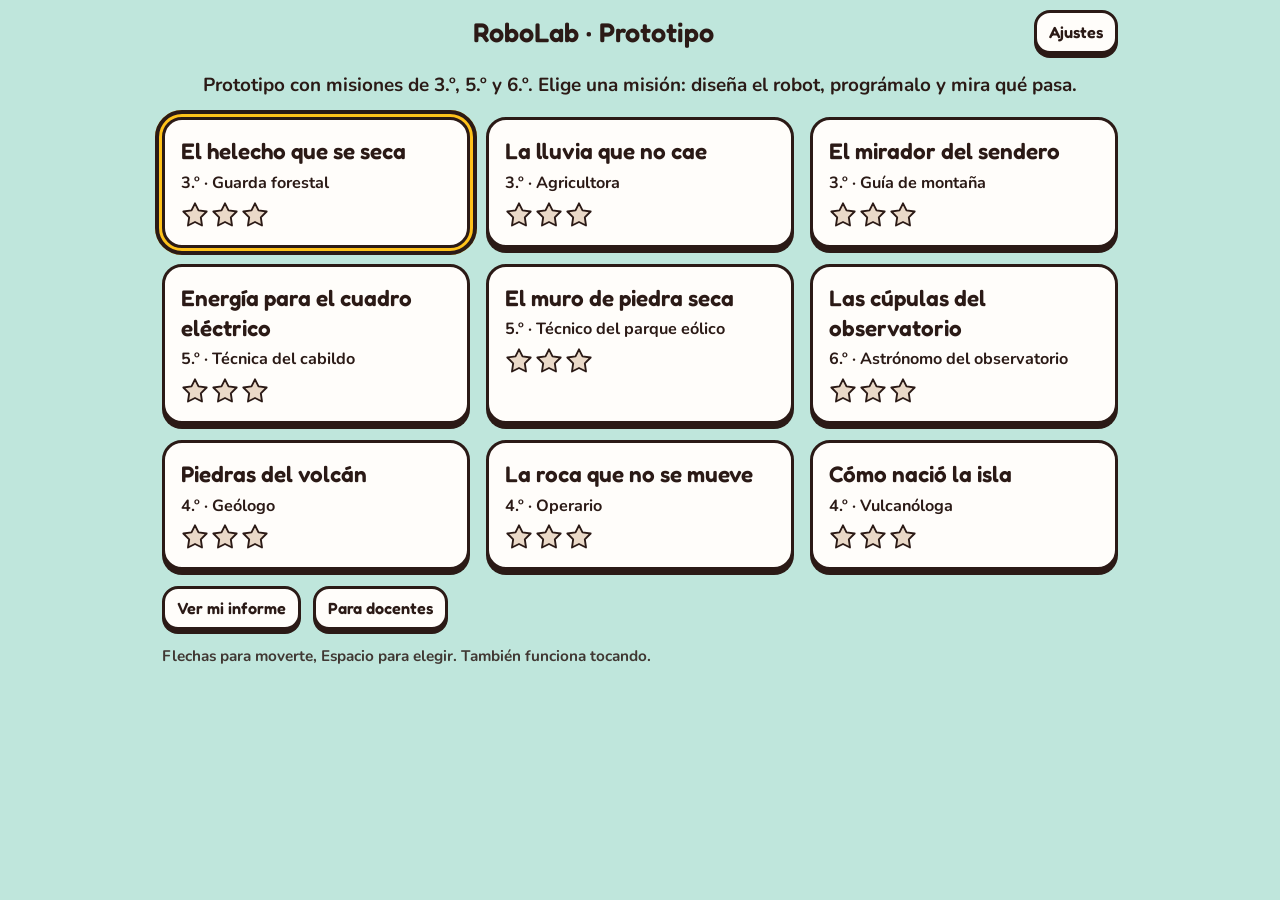
<file: index.html>
<!DOCTYPE html>
<html lang="es">
<head>
<meta charset="utf-8">
<meta name="viewport" content="width=device-width,initial-scale=1">
<title>RoboLab · El Monteverde (prototipo)</title>
<style>
@font-face{font-family:Fredoka;font-weight:600;font-display:swap;src:url([data-uri]) format('woff2')}
@font-face{font-family:Nunito;font-weight:700;font-display:swap;src:url([data-uri]) format('woff2')}
:root{--ink:#2B1A16;--bg:#BFE6DC;--paper:#FFFDFA;--amarillo:#FFC21A;--coral:#FF6A4D;--mar:#1F86C8;--monte:#2E9D68;--lava:#D8392B;--r:16px;--fs:18px}
*{box-sizing:border-box}
html{font-size:var(--fs)}
body{margin:0;background:var(--bg);color:var(--ink);font-family:Nunito,system-ui,sans-serif;font-weight:700;line-height:1.35;min-height:100vh}
body.grande{--fs:22px}
h1,h2,.btn,.t,.rep,.g{font-family:Fredoka,Nunito,sans-serif;font-weight:600}
h1{font-size:1.5rem;margin:0;flex:1;text-align:center}
h2{font-size:1.1rem;margin:.4rem 0}
#app{max-width:980px;margin:0 auto;padding:10px 12px 40px}
.top{display:flex;align-items:center;gap:10px;margin-bottom:8px}
.btn{font-size:1rem;min-height:48px;min-width:48px;padding:8px 18px;border:3px solid var(--ink);border-radius:var(--r);background:var(--paper);color:var(--ink);box-shadow:0 4px 0 var(--ink);cursor:pointer;transition:transform .12s,box-shadow .12s,background .12s}
.btn:hover:not(:disabled){transform:translateY(-2px);box-shadow:0 6px 0 var(--ink)}
.btn:active:not(:disabled){transform:translateY(3px);box-shadow:0 1px 0 var(--ink)}
.btn:disabled{opacity:.45;cursor:not-allowed;box-shadow:0 2px 0 var(--ink)}
.btn.gr{background:var(--amarillo)}
.btn.peq{min-height:44px;padding:6px 12px;font-size:.9rem}
.btn[aria-pressed=true]{background:var(--monte);color:#fff}
:focus-visible{outline:4px solid var(--mar);outline-offset:3px}
.btn:focus-visible,.hot:focus-visible,.card:focus-visible,.barra:focus-visible{outline:4px solid var(--ink);outline-offset:3px;box-shadow:0 0 0 7px var(--amarillo)}
.lead{text-align:center;font-size:1.05rem}
.cards{display:grid;grid-template-columns:repeat(auto-fit,minmax(230px,1fr));gap:16px;margin:16px 0}
.card{display:flex;flex-direction:column;gap:6px;align-items:flex-start;text-align:left;padding:16px;border:3px solid var(--ink);border-radius:20px;background:var(--paper);box-shadow:0 5px 0 var(--ink);cursor:pointer;font:inherit;color:inherit;min-height:120px}
.card .t{font-size:1.25rem}.card .q{font-size:.9rem;text-transform:none}
.estrellas{display:inline-flex;gap:2px}.est{width:28px;height:28px;fill:#EAD9C8;stroke:var(--ink);stroke-width:1.6;stroke-linejoin:round}.est.on{fill:var(--amarillo)}
.nota{font-size:.85rem;opacity:.85}
.escena{position:relative;border:3px solid var(--ink);border-radius:20px;overflow:hidden;background:#BFE6DC;box-shadow:0 5px 0 var(--ink)}
.escena svg{display:block;width:100%;height:auto}
.hot{position:absolute;transform:translate(-50%,-50%);width:52px;height:52px;border-radius:50%;border:3px solid var(--ink);background:var(--amarillo);font:600 1.3rem Fredoka,sans-serif;color:var(--ink);cursor:pointer;animation:lat 1.8s ease-in-out infinite}
.hot.ok{background:var(--monte);color:#fff;animation:none}
@keyframes lat{50%{transform:translate(-50%,-50%) scale(1.12)}}
.burbuja{margin:12px 0;padding:12px 16px;background:var(--paper);border:3px solid var(--ink);border-radius:20px;font-size:1.05rem}
.datos{list-style:none;padding:0;margin:8px 0;display:grid;gap:6px}
.datos li{padding:8px 12px;border:2px dashed var(--ink);border-radius:12px;background:rgba(255,253,250,.5);font-size:.95rem}
.datos li.on{border-style:solid;background:var(--paper)}
.acc{display:flex;gap:12px;align-items:center;flex-wrap:wrap;margin:12px 0}
.dis{display:grid;grid-template-columns:minmax(150px,230px) 1fr;gap:14px;align-items:start}
.stage{background:var(--paper);border:3px solid var(--ink);border-radius:20px;padding:6px}.stage svg{width:100%;height:auto;display:block}
.slots{display:grid;grid-template-columns:repeat(auto-fit,minmax(150px,1fr));gap:10px}
.col{display:flex;flex-direction:column;gap:8px}
.pz{width:100%;text-align:center}
.ficha{margin:10px 0;padding:10px 14px;background:var(--paper);border:3px solid var(--ink);border-radius:16px;min-height:3.2em}
.pred .fila,.fila{display:flex;gap:10px;flex-wrap:wrap}.fila .btn{width:auto;flex:1 1 170px}
.prog{display:flex;gap:10px;align-items:stretch;margin:12px 0}
.tira{flex:1;min-height:64px;display:flex;flex-direction:column;gap:6px;align-items:stretch;padding:8px;background:var(--paper);border:3px solid var(--ink);border-radius:16px}
.cont{align-self:center;white-space:nowrap}
.step{display:inline-flex;align-items:center;justify-content:center;min-width:44px;height:44px;border:3px solid var(--ink);border-radius:12px;background:#FFF4D6;font:600 1.4rem Fredoka,sans-serif;transition:transform .15s,background .15s}
.step.on{background:var(--amarillo);transform:scale(1.2)}
.bucle{display:inline-flex;gap:4px;align-items:center;padding:4px 6px;border:3px solid var(--coral);border-radius:14px;background:#FFE4DC}
.bucle.act,.rama.act{box-shadow:0 0 0 4px var(--amarillo)}
.bucle{flex-wrap:wrap}.dentro{display:inline-flex;gap:4px;align-items:center;flex-wrap:wrap}
.cond{display:inline-flex;gap:6px;align-items:center;padding:4px 6px;border:3px solid var(--mar);border-radius:14px;background:#D7EEFB}
.ramas{display:flex;flex-direction:column;gap:4px}
.rama{display:flex;gap:6px;align-items:center;padding:2px 6px;border-radius:10px;background:#F3FAFE;border:2px dashed var(--mar)}
.rama .et{font:700 .8rem Nunito,sans-serif;min-width:4.6em}
.ord.rp.si{background:#D7EEFB}
.rep{font-size:.9rem;margin-right:2px}
.vacia{opacity:.7}
.pal{display:flex;gap:8px;flex-wrap:wrap}
.ord{display:flex;flex-direction:column;align-items:center;gap:0;padding:4px 10px;min-width:64px;min-height:56px}
.ord .g{font-size:1.5rem;line-height:1}.ord .n{font-size:.75rem}
.ord.rp{background:#FFE4DC}
.res .ok{padding:12px 16px;background:#D5F2DF;border:3px solid var(--monte);border-radius:16px}
.res .mal{padding:12px 16px;background:#FFE9C7;border:3px solid var(--ink);border-radius:16px}
.res p{margin:.3rem 0}
.np{display:inline-block;background:var(--ink);color:#fff;border-radius:8px;padding:0 8px;margin-right:6px;font-size:.85rem}
.graf{display:flex;gap:14px;align-items:flex-end;justify-content:center;min-height:260px;padding:16px;background:var(--paper);border:3px solid var(--ink);border-radius:20px}
.barra{display:flex;flex-direction:column;align-items:center;justify-content:flex-end;gap:4px;width:84px;min-height:44px;background:none;border:0;padding:0;font:inherit;color:inherit;cursor:pointer}
.barra .b{display:block;width:100%;height:var(--h);background:var(--mar);border:3px solid var(--ink);border-radius:12px 12px 4px 4px;transition:transform .15s}
.barra:hover .b{transform:scaleY(1.03)}
.barra[aria-pressed=true] .b{background:var(--amarillo)}
.barra .v,.barra .e{font-family:Fredoka,sans-serif;font-weight:600}
.stars{text-align:center;margin:8px 0}.stars .est{width:56px;height:56px}
.criterios{list-style:none;padding:0;display:grid;gap:6px}
.criterios li{padding:8px 12px;border:2px dashed var(--ink);border-radius:12px}
.criterios li::before{content:'○ ';font-weight:800}
.criterios li.on{border-style:solid;background:var(--paper)}.criterios li.on::before{content:'★ '}
.frases{display:grid;gap:8px}.fr{text-align:left}
.pop{animation:pop .4s ease-out}
@keyframes pop{from{opacity:0;transform:translateY(8px)}}
.calm .par,.calm .fogA,.calm .drop{animation-play-state:paused}
.vista{animation:ent .25s ease-out}
@keyframes ent{from{opacity:0;transform:translateY(6px)}}
.nomotion *,.nomotion *::before{animation:none!important;transition:none!important}
@media (prefers-reduced-motion:reduce){*,*::before{animation:none!important;transition:none!important}}
.sr{position:absolute;left:-9999px}
@media (max-width:640px){h1{font-size:1.15rem}.dis{grid-template-columns:1fr}.stage{max-width:200px;margin:0 auto}.top .btn.peq{padding:6px 10px}.cont{display:none}.prog{display:block}}
@media (prefers-contrast:more){.btn,.card{border-width:4px}}

.hoja{background:var(--paper);border:3px solid var(--ink);border-radius:20px;padding:16px}
.hoja .tit{text-align:left;font-size:1.4rem}.nom{margin:.6rem 0}
.im{border-top:2px dashed var(--ink);padding:8px 0}.im .er{background:#FFE9C7;border-radius:10px;padding:6px 10px}.crit{font-size:.85rem}
@media print{body{background:#fff}.noprint,#estado{display:none!important}.hoja{border:0;padding:0}.est{width:20px;height:20px}.im{break-inside:avoid}}
.guia{margin:10px 0 0;font-size:.95rem}
/* Animaciones de los dibujos SVG */
.spin,.sway,.blink,.claw1,.claw2,.fogA{transform-box:fill-box;transform-origin:center}
.spin{animation:giro 4s linear infinite}
.sway{transform-origin:50% 100%;animation:mece 3s ease-in-out infinite}
.blink{animation:parpadeo 4.5s infinite}
.claw1{transform-origin:0 50%;animation:pinza1 2.4s ease-in-out infinite}.claw2{transform-origin:0 50%;animation:pinza2 2.4s ease-in-out infinite}
.fogA{animation:niebla 14s ease-in-out infinite alternate}
.drop{animation:gota 1.1s linear infinite}
@keyframes giro{to{transform:rotate(360deg)}}
@keyframes mece{50%{transform:rotate(3deg)}}
@keyframes parpadeo{0%,94%,100%{transform:scaleY(1)}97%{transform:scaleY(.1)}}
@keyframes pinza1{50%{transform:rotate(-8deg)}}@keyframes pinza2{50%{transform:rotate(8deg)}}
@keyframes niebla{to{transform:translateX(60px)}}
@keyframes gota{from{transform:translateY(-20px);opacity:0}30%{opacity:1}to{transform:translateY(380px);opacity:0}}
/* Edición del programa: huecos, bloques marcados y arrastre */
button.step,button.rep{font:600 1.4rem Fredoka,sans-serif;color:var(--ink);cursor:grab;padding:0 6px;touch-action:none;user-select:none;-webkit-user-select:none}
button.rep{border:0;background:none;font-size:.9rem;min-height:44px}
.blk:disabled{opacity:1;cursor:default}
.blk.sel{outline:4px solid var(--mar);outline-offset:2px;border-radius:12px;background:#D7EEFB}
.slot{position:relative;min-width:30px;min-height:48px;padding:0;border:0;background:none;cursor:pointer;flex:0 0 auto}
.slot .bar{position:absolute;left:50%;top:6px;bottom:6px;width:4px;margin-left:-2px;border-radius:2px;background:rgba(43,26,22,.25);transition:width .12s,background .12s,margin .12s}
.slot:hover .bar{background:var(--coral)}
.slot.cur .bar{width:8px;margin-left:-4px;background:var(--coral);animation:cursor 1s steps(2) infinite}
.slot.drop .bar{width:14px;margin-left:-7px;background:var(--monte);animation:none}
.slot.drop{min-width:40px}
@keyframes cursor{50%{opacity:.35}}
.slot:focus-visible{outline:4px solid var(--ink);outline-offset:0;box-shadow:0 0 0 6px var(--amarillo)}
.ord{touch-action:none;user-select:none;-webkit-user-select:none}
.fantasma{position:fixed;left:0;top:0;z-index:50;width:52px;height:52px;display:flex;align-items:center;justify-content:center;border:3px solid var(--ink);border-radius:14px;background:var(--amarillo);font:600 1.5rem Fredoka,sans-serif;pointer-events:none;box-shadow:0 6px 0 var(--ink);opacity:.95}
.fantasma.quitar{background:var(--coral);color:#fff}
body.arrastrando,body.arrastrando *{cursor:grabbing!important}
body.arrastrando .pal{outline:3px dashed var(--ink);outline-offset:4px}
.nomotion .slot.cur .bar{animation:none}
.tira .bucle{align-items:center}
.linea{display:flex;flex-wrap:wrap;gap:6px;align-items:center}
.linea.rutina{padding:6px 8px;border:3px dashed var(--mar);border-radius:14px;background:#F3FAFE}
.linea .et{font:700 .9rem Nunito,sans-serif;margin-right:4px}
.step.llama{background:#D7EEFB}
.cuenta{margin:.3rem 0;font:700 1.05rem Nunito,sans-serif}

.v-docentes .hoja{background:#FFFDFA;border:3px solid var(--ink);border-radius:16px;padding:14px;max-width:900px;margin:8px auto}
.v-docentes h2{font:600 1.3rem Fredoka,sans-serif;margin:1rem 0 .3rem}.v-docentes h3{font:600 1.1rem Fredoka,sans-serif;margin:.2rem 0}
.v-docentes .ficha{break-inside:avoid;border-top:2px solid #D8CFC6;padding:.6rem 0}.v-docentes li{margin:.2rem 0;line-height:1.4}
.aviso-doc{background:#FFF1C7;border:2px solid var(--ink);border-radius:12px;padding:8px 10px}

.eje{display:flex;justify-content:space-between;font-family:Fredoka,sans-serif;font-weight:600;margin:4px 6px}
.eje::after{content:"";}
.lin{list-style:none;margin:0;padding:0;display:grid;grid-template-columns:repeat(4,1fr);gap:10px}
.lhueco{min-height:150px;border:3px dashed var(--ink);border-radius:16px;display:flex;align-items:center;justify-content:center;background:#ffffff80}
.lhueco.lleno{border-style:solid;background:transparent;border-color:transparent}
.lnum{font-family:Fredoka,sans-serif;font-size:2rem;opacity:.5}
.ltray{display:grid;grid-template-columns:repeat(4,1fr);gap:10px;margin:14px 0;min-height:30px}
.ltarj{display:flex;flex-direction:column;align-items:center;gap:6px;width:100%;min-height:150px;padding:8px;background:var(--paper);border:3px solid var(--ink);border-radius:16px;box-shadow:0 4px 0 var(--ink);font:inherit;color:inherit;cursor:pointer;text-align:center}
.ltarj svg{width:100%;max-width:90px;height:auto}
.ltarj span{font-size:.85rem;line-height:1.2}
.ltarj:hover:not(:disabled){transform:translateY(-2px)}
.ltarj:focus-visible{outline:4px solid var(--ink);outline-offset:3px;box-shadow:0 0 0 7px var(--amarillo)}
@media(max-width:640px){.lin,.ltray{grid-template-columns:repeat(2,1fr)}}
.lhueco.lleno .ltarj{background:#FFF1B8}

</style>
</head>
<body>
<main id="app"></main>
<div id="estado" class="sr" role="status" aria-live="polite"></div>
<script>
(function(RL){RL.E={pantalla:'inicio',m:null,diseno:{mov:null,ene:null,sen:null,her:null},pred:null,prog:[],cur:{p:null,i:0},sel:null,enBucle:null,intentos:0,hint:0,fallosSeguidos:0,ficha:null,datos:{},res:null,ejecutando:false,pistas:null,lectura:null,frase:null,emo:null,estrellas:0,
 ajustes:{grande:false,sinMov:false,silencio:false,vel:1}};})(globalThis.RL=globalThis.RL||{});

/* Guardado en el navegador, protegido ante errores (modo privado, almacenamiento lleno). Sin datos personales. */
(function(RL){var K='robolab.proto.v1',mem={estrellas:{},intentos:{},ajustes:null,bitacora:{},errores:{}};
function cargar(){try{var s=localStorage.getItem(K);if(s){var o=JSON.parse(s);if(o&&typeof o==='object'){mem.estrellas=o.estrellas||{};mem.intentos=o.intentos||{};mem.bitacora=o.bitacora||{};mem.errores=o.errores||{};mem.ajustes=o.ajustes||null}}}catch(e){}return mem}
function guardar(){try{localStorage.setItem(K,JSON.stringify(mem));return true}catch(e){return false}}
RL.Guardado={datos:mem,cargar:cargar,guardar:guardar};})(globalThis.RL=globalThis.RL||{});

/* Sonidos sintetizados en el navegador: pitidos melódicos del robot. M silencia. */
(function(RL){var ctx=null;
function beep(f,d,tipo){if(RL.E.ajustes.silencio)return;try{ctx=ctx||new (window.AudioContext||window.webkitAudioContext)();var o=ctx.createOscillator(),g=ctx.createGain();o.type=tipo||'sine';o.frequency.value=f;g.gain.value=.06;o.connect(g);g.connect(ctx.destination);var t=ctx.currentTime;g.gain.setValueAtTime(.06,t);g.gain.exponentialRampToValueAtTime(.0008,t+(d||.12));o.start(t);o.stop(t+(d||.12)+.02)}catch(e){}}
function melodia(a){a.forEach(function(f,i){setTimeout(function(){beep(f,.14,'triangle')},i*110)})}
RL.Audio={beep:beep,ok:function(){melodia([523,659,784,1046])},error:function(){melodia([330,262])},toca:function(){beep(660,.07)},paso:function(){beep(440,.06,'square')}};})(globalThis.RL=globalThis.RL||{});

/* Entrada: flechas y Espacio (teclado y Makey Makey), ratón y táctil. Esc pausa, M silencia. */
(function(RL){
function visibles(){return Array.prototype.slice.call(document.querySelectorAll('#app [data-nav]')).filter(function(e){return!e.disabled&&e.offsetParent!==null})}
function centro(e){var r=e.getBoundingClientRect();return{x:r.left+r.width/2,y:r.top+r.height/2}}
function mover(dir){var l=visibles(),a=document.activeElement;if(!l.length)return;
 if(l.indexOf(a)<0){l[0].focus();return}
 var c=centro(a),mejor=null,mejorD=1e9;
 l.forEach(function(e){if(e===a)return;var p=centro(e),dx=p.x-c.x,dy=p.y-c.y,en=false,par,per;
  if(dir==='ArrowRight'){en=dx>4;par=dx;per=Math.abs(dy)}if(dir==='ArrowLeft'){en=dx<-4;par=-dx;per=Math.abs(dy)}
  if(dir==='ArrowDown'){en=dy>4;par=dy;per=Math.abs(dx)}if(dir==='ArrowUp'){en=dy<-4;par=-dy;per=Math.abs(dx)}
  if(!en)return;var d=par+per*2.2;if(d<mejorD){mejorD=d;mejor=e}});
 if(!mejor){/* si no hay nada en esa dirección, recorre la lista (útil con 5 contactos) */var i=l.indexOf(a),k=(dir==='ArrowRight'||dir==='ArrowDown')?1:-1;mejor=l[(i+k+l.length)%l.length]}
 mejor.focus();if(mejor.scrollIntoView)mejor.scrollIntoView({block:'nearest'});RL.Audio.toca()}
document.addEventListener('keydown',function(ev){
 var k=ev.key;
 if(k==='ArrowUp'||k==='ArrowDown'||k==='ArrowLeft'||k==='ArrowRight'){ev.preventDefault();mover(k)}
 else if(k===' '||k==='Spacebar'){var a=document.activeElement;if(a&&a.closest&&a.closest('#app')&&a.hasAttribute('data-nav')){ev.preventDefault();a.click()}else if(!a||a===document.body){var l=visibles();if(l.length){ev.preventDefault();l[0].focus()}}}
 else if(k==='Escape'){RL.App&&RL.App.pausa()}
 else if(k==='m'||k==='M'){RL.App&&RL.App.silencio()}});
RL.Entrada={mover:mover,visibles:visibles};})(globalThis.RL=globalThis.RL||{});
document.addEventListener('keyup',function(ev){if((ev.key===' '||ev.key==='Spacebar')&&document.activeElement&&document.activeElement.hasAttribute&&document.activeElement.hasAttribute('data-nav'))ev.preventDefault()});

/* Generado a partir de proyecto/anclaje.md (segundo y tercer ciclo, literal salvo espacios restituidos en el ciclo 3). */
(function(RL){RL.curriculo={"fuente": "Decreto 211/2022, de 10 de noviembre (BOC n.º 231, 23/11/2022), Anexo, Conocimiento del Medio Natural, Social y Cultural", "consulta": "12/11/2026", "estado": "Verificada en fuente; vigencia sin confirmar en Juriscan", "ciclos": {"2": {"criterios": {"1.1": "Utilizar dispositivos y recursos digitales, de forma segura, responsable, saludable y sostenible, de acuerdo con las necesidades del contexto educativo, para realizar búsquedas guiadas de información, respetando la propiedad intelectual; para comunicarse en plataformas digitales restringidas y seguras, compartiendo datos y usando la terminología científica básica, y para trabajar cooperativamente, respetando la privacidad y protección del entorno digital de aprendizaje.", "1.2": "Reelaborar y crear contenidos digitales sencillos, con diferentes medios, soportes y formatos, trabajando de forma individual y en equipo, para construir, comunicar y compartir nuevos conocimientos, respetando los derechos de autoría y de acuerdo a las necesidades digitales del contexto educativo.", "2.1": "Formular preguntas y realizar predicciones razonadas, demostrando curiosidad por el medio natural, social y cultural canario, participando en interacciones comunicativas con actitud cooperativa e interpretando el sentido de textos orales y multimodales.", "2.2": "Buscar, seleccionar y comprender información de diferentes fuentes seguras y fiables, adquiriendo léxico científico básico, y utilizándola en investigaciones relacionadas con el medio natural, social y cultural, reconociendo el valor de la ciencia en Canarias.", "2.3": "Realizar experimentos guiados utilizando diferentes técnicas de indagación y modelos, empleando de forma segura instrumentos y dispositivos, realizando observaciones y mediciones precisas, y registrándolas correctamente en distintos formatos.", "2.4": "Proponer posibles respuestas a las preguntas planteadas, en diversos textos, a través de la interpretación de la información y los resultados obtenidos, comparándolos con las predicciones realizadas.", "2.5": "Comunicar los resultados de las investigaciones en diferentes formatos, utilizando lenguaje científico básico y explicando los pasos seguidos, adoptando un punto de vista creativo y personal.", "3.1": "Construir, en equipo, de forma empática e inclusiva, un producto final sencillo que dé respuesta a un problema de diseño, proponiendo posibles soluciones creativas, utilizando de forma segura las herramientas, las técnicas y los materiales adecuados, y probando diferentes prototipos.", "3.2": "Resolver, de forma guiada y empleando estrategias cooperativas, problemas sencillos y sostenibles de programación, modificando algoritmos, de acuerdo con los principios básicos del pensamiento computacional.", "3.3": "Comunicar el producto final de los proyectos de diseño en diferentes formatos, asumiendo las responsabilidades individuales asignadas en el trabajo en grupo, explicando los pasos seguidos, y autoevaluando y coevaluando el proceso realizado y el resultado obtenido.", "4.1": "Desarrollar, de forma guiada, actitudes que fomenten el bienestar físico, emocional y social, a través de la conciencia, la regulación y la vinculación emocional, y del establecimiento de relaciones afectivas saludables, inclusivas y corresponsables, potenciando la cultura de los cuidados.", "4.2": "Desarrollar estilos de vida saludables, valorando la importancia de una alimentación variada, equilibrada y sostenible, la higiene, el ejercicio físico, el contacto con la naturaleza, el descanso y cuidado del cuerpo y el uso adecuado de las tecnologías, participando en acciones fundamentadas científicamente para preservar la salud.", "5.1": "Identificar las características, la organización y las propiedades de los elementos del medio natural, social y cultural, partiendo del reconocimiento de la biodiversidad del archipiélago canario, a través de la indagación y la búsqueda guiada de información, utilizando las herramientas y los procesos adecuados para transmitir y compartir los conocimientos en diferentes formatos.", "5.2": "Identificar conexiones sencillas entre diferentes elementos del medio natural social y cultural, partiendo del reconocimiento de la formación de las islas Canarias, para comprender las relaciones que se establecen en los ecosistemas canarios y acercarse así a las que ocurren en otros lugares.", "5.3": "Proteger el patrimonio cultural y el natural, especialmente de Canarias, para valorarlos como un bien común, adoptando conductas respetuosas para su disfrute y proponiendo acciones para su conservación y mejora.", "6.1": "Poner en práctica estilos de vida sostenibles, reconociendo comportamientos respetuosos de cuidado, corresponsabilidad y de protección del entorno, así como un uso sostenible del agua, la energía, los residuos y los recursos naturales, expresando los cambios positivos y negativos causados en el medio por la acción humana, y explicando algunos fenómenos que ocurren a su alrededor, para potenciar un modelo de isla sostenible para Canarias.", "6.2": "Identificar problemas ecosociales en el entorno cercano, compartidos a nivel mundial, y proponer posibles soluciones, de manera individual y cooperativa, para poner en práctica estilos de vida sostenibles.", "7.1": "Localizar, seleccionar e identificar hechos del entorno social y cultural, desde la Prehistoria hasta la Edad Antigua, empleando las nociones de causalidad, simultaneidad y sucesión, para comunicarlos, adoptando un punto de vista creativo.", "7.2": "Reconocer personas, grupos sociales relevantes y formas de vida de las sociedades, desde la Prehistoria hasta la Edad Antigua, visibilizando las aportaciones y representación de las mujeres en ellas y de personajes históricos representativos en Canarias.", "8.1": "Analizar la importancia demográfica, cultural y económica de las migraciones en la actualidad, demostrando respeto y empatía por el aporte de la diversidad cultural al bienestar individual y colectivo, especialmente en la sociedad canaria.", "8.2": "Reconocer y valorar las acciones y actividades comunitarias que fomentan la igualdad efectiva entre mujeres y hombres, así como las conductas no sexistas, reconociendo modelos positivos a lo largo de la historia, empleando estrategias colaborativas para reflexionar y comunicar sobre problemas éticos de actualidad.", "9.1": "Realizar actividades en el contexto de la comunidad escolar, asumiendo responsabilidades, estableciendo acuerdos democráticos y empleando un lenguaje inclusivo y no violento.", "9.2": "Reconocer los principales órganos de gobierno, incluyendo los ayuntamientos y cabildos insulares en Canarias, y las funciones de las diversas administraciones y de los servicios públicos, reflexionando sobre la importancia de su gestión para la seguridad integral ciudadana y la participación democrática.", "9.3": "Participar en actividades comunitarias, de manera constructiva e inclusiva, para interiorizar normas básicas para la convivencia en el uso de los espacios públicos como peatones o como personas usuarias de los medios de locomoción, identificando las señales de tráfico y tomando conciencia de la importancia de una movilidad segura, saludable y sostenible, tanto para las personas como para el planeta."}, "saberes": {"I.1.1": "Iniciación a la investigación científica (observación en el tiempo, identificación y clasificación, búsqueda de patrones, creación de modelos, investigación guiada a través de búsqueda de información, experimentos pautados con control de variables…).", "I.1.2": "Fomento de la curiosidad, la iniciativa y la constancia en la realización de las diferentes investigaciones contextualizadas en el medio natural, social y cultural de Canarias, a partir de estrategias cooperativas.", "I.1.3": "Manipulación de instrumentos, dispositivos y herramientas digitales apropiados para realizar observaciones y mediciones, de acuerdo con las necesidades de la investigación.", "I.1.4": "Identificación de vocabulario científico básico relacionado con las diferentes investigaciones para comunicar y construir nuevos conocimientos, reconociendo la importancia de la ciencia en Canarias.", "I.1.5": "Reconocimiento de los avances en el pasado relacionados con la ciencia y la tecnología que han contribuido a transformar nuestra sociedad, visibilizando la aportación histórica de las mujeres.", "I.1.6": "Valoración del uso de la ciencia y la tecnología para ayudar a comprender las causas de las propias acciones, tomar decisiones razonadas y realizar tareas de forma más eficiente.", "I.2.1": "Reconocimiento de los reinos de la naturaleza desde una perspectiva general e integrada, valorando la biodiversidad, a partir del estudio y análisis de las características de diferentes ecosistemas, sus funciones y servicios como lugar donde intervienen factores bióticos y abióticos, manteniéndose un equilibrio entre los diferentes elementos y recursos.", "I.2.2": "Comprensión del carácter excepcional de la biodiversidad canaria: conceptos básicos (endemismo y autoctonismo) e introducción a los ecosistemas canarios (fondos rocosos, sebadal, matorral costero, termófilo, monteverde, jaral, pinar, matorral de cumbre...).", "I.2.3": "Identificación de las características propias de los animales y de las plantas que permiten su clasificación y diferenciación en subgrupos relacionados con su capacidad adaptativa al medio: obtención de energía, relación con el entorno y perpetuación de la especie. Reconocimiento e identificación de las especies animales y vegetales más representativas de Canarias.", "I.2.4": "Identificación de la relación del ser humano con los ecosistemas para cubrir las necesidades de la sociedad. Ejemplos de buenos y malos usos de los recursos naturales de nuestro planeta, especialmente en nuestro archipiélago canario, y sus consecuencias.", "I.2.5": "Identificación de las formas de relieve más relevantes y clasificación elemental de las rocas. Reconocimiento de las particularidades geológicas de la formación de las islas Canarias con respecto a otros procesos geológico y de los volcanes principales de Canarias.", "I.2.6": "Valoración del agua como elemento imprescindible para la vida: hidrosfera, aguas subterráneas, ciclo del agua, uso, formas de ahorro y consumo responsable, en especial en Canarias.", "I.2.7": "Desarrollo de estilos de vida saludables relacionados con el bienestar físico del ser humano: alimentación variada, equilibrada y sostenible, higiene, ejercicio físico, contacto con la naturaleza, descanso y cuidado del cuerpo, uso adecuado de las tecnologías.", "I.2.8": "Desarrollo de estilos de vida saludables relacionados con el bienestar emocional y social: conciencia emocional (percepción, reconocimiento y comprensión emocional de alegría, tristeza, miedo, enfado, asco, sorpresa, culpa y vergüenza), regulación emocional (autocontrol impulsivo, ajuste afectivo y responsabilidad emocional) y vinculación emocional (empatía y comunicación emocional). Relaciones afectivas saludables, cuidados de las personas, corresponsabilidad e inclusión a partir de la educación afectivo-sexual, adaptada a su nivel madurativo.", "I.3.1": "Reconocimiento del calor como mecanismo de transferencia de energía. Cambios de estado, materiales conductores y aislantes, instrumentos de medición y aplicaciones en la vida cotidiana, mediante sencillas experiencias.", "I.3.2": "Observación de los cambios reversibles e irreversibles que experimenta la materia, desde un estado inicial a uno final, identificando los procesos y las transformaciones que experimenta en situaciones de la vida cotidiana.", "I.3.3": "Reconocimiento de las fuerzas de contacto y a distancia, y sus efectos, mediante experimentos elementales.", "I.3.4": "Reconocimiento de las propiedades de las máquinas simples, aplicaciones y usos en la vida cotidiana y su efecto sobre las fuerzas.", "II.1.1": "Utilización de dispositivos y recursos del entorno digital de aprendizaje, de acuerdo con las necesidades del contexto educativo.", "II.1.2": "Aplicación de las estrategias de búsquedas guiadas de información seguras y responsables en internet (valoración, discriminación, selección y organización). Reconocimiento de la autoría y respeto por la propiedad intelectual.", "II.1.3": "Uso de reglas básicas de seguridad y privacidad para navegar por internet y para proteger el entorno digital personal de aprendizaje.", "II.1.4": "Reconocimiento de recursos y participación en plataformas digitales restringidas y seguras, para comunicarse con otras personas y trabajar cooperativamente, haciendo uso de la etiqueta digital, de las reglas básicas de cortesía y respeto, y de estrategias para resolver problemas en la comunicación digital.", "II.1.5": "Desarrollo de estrategias de actuación para fomentar el bienestar digital, físico y mental, a través del reconocimiento de los riesgos asociados a un uso inadecuado y poco seguro de las tecnologías digitales (tiempo excesivo de uso, ciberacoso, acceso a contenidos inadecuados, publicidad y correos no deseados, etc.).", "II.2.1": "Aplicación de las fases de los proyectos de diseño: diseño, prototipado, prueba y comunicación, para dar respuestas sostenibles a un reto o problema del entorno físico, natural, social, cultural o tecnológico.", "II.2.2": "Utilización de herramientas, técnicas y materiales adecuados a la consecución de un proyecto de diseño.", "II.2.3": "Iniciación a la programación a través de recursos analógicos (actividades desenchufadas) y digitales (plataformas digitales de iniciación en la programación, aplicaciones de programación por bloques, robótica educativa…).", "II.2.4": "Desarrollo de técnicas cooperativas sencillas para el trabajo en equipo y estrategias para la gestión de conflictos y la promoción de conductas empáticas e inclusivas.", "III.1.1": "Descripción de la Tierra y las catástrofes naturales: elementos, movimientos, (traslación, rotación y sus consecuencias), dinámicas que ocurren en el universo y su relación con fenómenos físicos que afectan a la Tierra y repercuten en la vida diaria y en el entorno. Reconocimiento de la formación de las islas Canarias, tipos de vulcanismo e impacto en la vida de las personas.", "III.1.2": "Reconocimiento del espacio a partir de la representación de la Tierra a través del globo terráqueo, los mapas y otros recursos digitales, la interpretación de mapas y planos en distintas escalas y las técnicas de orientación mediante la observación de los elementos del medio físico, puntos cardinales y otros medios de localización espacial (GPS).", "III.1.3": "Reconocimiento del clima y el paisaje, los fenómenos atmosféricos, la toma y registro de datos meteorológicos y su representación gráfica y visual, desde las tecnologías de la información geográfica (TIG). Identificación de los tipos de clima en España y en Canarias, relacionando las zonas climáticas con la diversidad de paisajes.", "III.1.4": "Análisis de los principales problemas y retos demográficos mundiales y propios de la Comunidad Autónoma de Canarias, como la fragmentación del territorio por su carácter insular y las implicaciones del aislamiento del archipiélago. Reconocimiento de los factores que modifican la ocupación y distribución de la población en el espacio. Representación gráfica y cartográfica de la población. Reconocimiento de la organización del territorio en Canarias, en España y en Europa.", "III.1.5": "Conciencia de la desigualdad social y diferencias de acceso a los recursos. Usos del espacio por el ser humano y reconocimiento de las actividades productivas y su evolución, con especial atención a los sectores productivos en Canarias. El valor, el control del dinero y los medios de pago, de la supervivencia a la sobreproducción.", "III.2.1": "Adquisición de nociones básicas de tiempo histórico: temporales y cronología, mediante la ubicación temporal de las grandes etapas históricas.", "III.2.2": "Clasificación y utilización de las distintas fuentes históricas (orales, escritas, patrimoniales y museísticas), como vía para el análisis de los cambios y las permanencias en la localidad a lo largo de la historia. Reconocimiento de las huellas de la historia en lugares, edificios, objetos, oficios o tradiciones del municipio, isla o archipiélago.", "III.2.3": "Iniciación en la investigación y en los métodos de trabajo para la realización de proyectos, que analicen hechos, asuntos y temas de relevancia actual con perspectiva histórica, contextualizándolos en la época correspondiente (Prehistoria y Edad Antigua), como la supervivencia y la alimentación, la vivienda, los intercambios comerciales (de dónde viene el dinero, los trabajos no remunerados), la explotación de bienes comunes y recursos, o los avances técnicos.", "III.2.4": "Valoración de la acción de mujeres y hombres, como sujetos de la historia. Interpretación del papel de las personas individuales y de los distintos grupos sociales: relaciones, conflictos, creencias y condicionantes en la Prehistoria y la Edad Antigua.", "III.2.5": "Reconocimiento de las expresiones artísticas y culturales, en la Prehistoria y la Edad Antigua, su contextualización histórica y su función, visibilizando las aportaciones y la representación de las mujeres en ellas.", "III.2.6": "Valoración del patrimonio cultural y del natural local, insular y estatal. Uso, cuidado y conservación de los espacios protegidos, culturales y naturales, reconociendo los Parques Nacionales de Canarias.", "III.3.1": "Reconocimiento de las costumbres, tradiciones y manifestaciones etnoculturales del entorno; así como de la identidad cultural canaria, como resultado de un proceso de diálogo constante entre lo local y foráneo. Respeto por la diversidad y la cohesión social desde la promoción de la cultura de paz y no violencia.", "III.3.2": "Identificación de la organización política y territorial de España, partiendo del reconocimiento de la misma en Canarias.", "III.3.3": "Reconocimiento de la organización y el funcionamiento de la sociedad: las principales instituciones y entidades, la estructura administrativa y los servicios públicos que prestan en el entorno local, autonómico (los cabildos insulares como elemento intermedio entre los ayuntamientos y el gobierno autonómico) y nacional.", "III.3.4": "Fomento de la igualdad de oportunidades entre mujeres y hombres, y de conductas no sexistas. Reconocimiento del valor de mujeres referentes en el contexto del patrimonio social, cultural e histórico canario, y de las mujeres rurales de Canarias.", "III.3.5": "Conciencia de la seguridad vial, valorando la ciudad como espacio de convivencia inclusiva e igualitaria, a través de la adquisición de normas de circulación, la identificación de las señales y las marcas viales, y el desarrollo de la movilidad segura, saludable y sostenible como peatones o como personas usuarias de los medios de locomoción.", "III.4.1": "Introducción a las causas y consecuencias del cambio climático, y su impacto en los paisajes de la Tierra a nivel mundial y a nivel local en nuestro archipiélago. Medidas de mitigación y de adaptación.", "III.4.2": "Fomento de la responsabilidad ecosocial: ecodependencia e interdependencia entre personas, sociedades y medio natural.", "III.4.3": "Valoración de la transformación y la degradación de los ecosistemas naturales por la acción humana, y desarrollo de acciones para la conservación y protección de la naturaleza y la prevención del maltrato animal.", "III.4.4": "Reconocimiento de estilos de vida sostenibles: el consumo y la producción responsables, la alimentación sostenible, el uso eficiente del agua y la energía, y la prevención y la gestión de los residuos en Canarias."}}, "3": {"criterios": {"1.1": "Utilizar dispositivos y recursos digitales, de forma segura, responsable, eficiente, saludable y sostenible, de acuerdo con las necesidades del contexto educativo, para buscar información, evaluando su fiabilidad y utilidad, y respetando la propiedad intelectual, para comunicarse y compartir datos y contenido, en plataformas digitales restringidas y seguras, usando la terminología científica apropiada, y para trabajar cooperativamente en equipo y en red.", "1.2": "Reelaborar y crear contenidos digitales sencillos, de forma individual, en equipo y en red, para construir, comunicar y compartir nuevos conocimientos de forma creativa, y para resolver problemas concretos o retos, de acuerdo a las necesidades digitales del contexto educativo.", "2.1": "Formular preguntas y realizar predicciones razonadas sobre cuestiones científicas sencillas del medio natural, social y cultural, local y global, demostrando y manteniendo la curiosidad; y participar en interacciones comunicativas para intercambiar información, interpretar y valorar el sentido de diversos tipos de textos.", "2.2": "Buscar, seleccionar y contrastar información de diferentes fuentes, seguras y fiables, incluidas las digitales, de forma guiada, usando los criterios de fiabilidad de fuentes, adquiriendo léxico científico básico y utilizándola en investigaciones relacionadas con el medio natural, social y cultural.", "2.3": "Diseñar y realizar experimentos guiados, utilizando diferentes técnicas de indagación y modelos, empleando de forma segura las herramientas digitales, los instrumentos y dispositivos apropiados, realizando observaciones y mediciones precisas, y registrándolas correctamente.", "2.4": "Proponer posibles respuestas a las preguntas planteadas, en diversos textos, a través del análisis y la interpretación de la información y de los resultados obtenidos, valorar la coherencia de las posibles soluciones y compararlas con las predicciones realizadas.", "2.5": "Comunicar los resultados de las investigaciones, de manera creativa, personal y crítica, adaptando el mensaje y el formato a la audiencia a la que va dirigido, utilizando el lenguaje científico apropiado y explicando los pasos seguidos.", "3.1": "Plantear, cooperativamente, problemas de diseño que se resuelvan con la creación de un prototipo o solución digital sencilla y sostenible, evaluando las necesidades del entorno, adoptando posturas críticas en los procesos de reflexión guiados y estableciendo objetivos concretos y compartidos.", "3.2": "Diseñar posibles soluciones, creativas y sostenibles, a los problemas planteados, de acuerdo con técnicas sencillas de los proyectos de diseño y del pensamiento computacional, mediante estrategias básicas de gestión de proyectos cooperativos, teniendo en cuenta los recursos necesarios y estableciendo criterios concretos para participar en procesos de auto y coevaluación de los proyectos.", "3.3": "Desarrollar un producto final, creativo e innovador, que dé solución a un problema de diseño, probando en equipo diferentes prototipos o soluciones digitales, y utilizando, de forma segura, las herramientas, los dispositivos, las técnicas, los materiales y los recursos digitales adecuados.", "3.4": "Comunicar el diseño de un producto final, adaptando el mensaje y el formato a la audiencia, utilizando la terminología científica apropiada, explicando los pasos seguidos, valorando el proceso realizado y el resultado obtenido, justificando por qué ese prototipo o solución digital cumple con los requisitos del proyecto, y proponiendo posibles retos para futuros proyectos con iniciativa emprendedora.", "4.1": "Promover actitudes que fomenten el bienestar físico, emocional y social, reconociendo y tomando conciencia del propio cuerpo y de los cambios que conlleva la pubertad y la adolescencia, desde la percepción, el reconocimiento y la comprensión emocional, el autocontrol impulsivo, el ajuste afectivo y la responsabilidad emocional, la compensación emocional y la empatía y la comunicación emocional, para establecer relaciones afectivas y sociales saludables.", "4.2": "Adoptar estilos de vida saludables, aplicando el conocimiento científico y los principios de ética y seguridad, valorando la importancia de una alimentación variada, equilibrada y sostenible, la higiene, el ejercicio físico, el contacto con la naturaleza, el descanso, la prevención de enfermedades, los riesgos más relevantes para la salud y los usos de la tecnología y la gestión del tiempo libre, a través de la reflexión y el diálogo.", "5.1": "Identificar y analizar las características, la organización y las propiedades de los elementos del medio natural, social y cultural, partiendo de la biodiversidad del archipiélago canario, a través de la indagación, la búsqueda guiada de la información evaluando su fiabilidad y utilidad, y el pensamiento científico, utilizando las herramientas, los instrumentos y los procesos adecuados para transmitir y compartir los conocimientos en diferentes formatos.", "5.2": "Establecer conexiones sencillas entre diferentes elementos del medio natural, social y cultural, reconociendo la formación de las islas Canarias, mostrando comprensión de las relaciones sistémicas que se establecen entre las acciones humanas y el entorno, a nivel mundial y local.", "5.3": "Valorar, proteger y mostrar actitudes de conservación y mejora del patrimonio cultural y del natural, especialmente de Canarias, reconociendo las necesidades y los retos a afrontar, y diseñando propuestas y acciones que reflejen compromisos y conductas en favor de la sostenibilidad en el entorno cercano.", "6.1": "Promover y adoptar estilos de vida sostenibles y consecuentes con el respeto, los cuidados, la corresponsabilidad y la protección de las personas y del planeta, a partir del análisis de las causas y consecuencias de la intervención humana en el entorno, utilizando el pensamiento científico para favorecer un modelo de isla sostenible para Canarias.", "6.2": "Participar, con actitud emprendedora, en la búsqueda, el contraste y la evaluación de propuestas fundamentadas científicamente, para afrontar problemas ecosociales recogidos en los ODS y los retos de la Comunidad Autónoma de Canarias, buscar soluciones y actuar de manera individual y cooperativa en su resolución.", "7.1": "Analizar, adoptando una postura crítica, relaciones de causalidad, simultaneidad y sucesión entre diferentes elementos del medio social y cultural, desde la Edad Media hasta la actualidad, situando cronológicamente los hechos para comunicarlos, adoptando un punto de vista creativo.", "7.2": "Conocer personas, grupos sociales relevantes y formas de vida de las sociedades desde la Edad Media hasta la actualidad, identificando, seleccionando, contrastando la información y transmitiendo rasgos sociales significativos de las distintas épocas de la historia, visibilizando las aportaciones y representación de las mujeres en ellas, incluyendo la sociedad indígena canaria y su modo de vida.", "8.1": "Analizar los procesos geográficos, históricos y culturales que han conformado la sociedad actual y su reflejo en Canarias, valorando la diversidad cultural y la cohesión social, mostrando empatía y respeto por otras culturas, y apreciando la riqueza que aportan a la sociedad canaria.", "8.2": "Promover acciones para la igualdad efectiva entre mujeres y hombres, para evitar las conductas sexistas y para respetar la diversidad afectivo-sexual, analizando y contrastando diferentes modelos en nuestra sociedad, y reflexionando y aplicando las normas de convivencia de manera inclusiva.", "9.1": "Resolver, de forma pacífica y comunicativa, los conflictos, promoviendo una interacción respetuosa y equitativa, a partir del lenguaje inclusivo y no violento, explicando y ejercitando las principales normas, derechos, deberes y libertades que forman parte de la Constitución española de 1978, y de la Unión Europea, y reconociendo la función que el Estado y sus instituciones desempeñan en el mantenimiento de la paz, la seguridad integral ciudadana y el reconocimiento de las víctimas de violencia.", "9.2": "Explicar el funcionamiento general de los órganos de gobierno del municipio, de las comunidades autónomas, del Estado español y de la Unión Europea, valorando sus funciones y la gestión de los servicios públicos para la ciudadanía."}, "saberes": {"I.1.1": "Iniciación a la investigación científica (observación, formulación de preguntas y predicciones, diseño y realización de experimentos guiados, recogida y análisis de información y datos, comunicación de resultados…) para interpretar y explicar hechos y fenómenos que ocurren en el medio natural, social y cultural.", "I.1.2": "Fomento de la curiosidad, la iniciativa, la constancia y el sentido de la responsabilidad en la realización de las diferentes investigaciones a partir de estrategias cooperativas.", "I.1.3": "Utilización de instrumentos, dispositivos y herramientas digitales apropiados, para realizar observaciones y mediciones precisas de acuerdo con las necesidades de la investigación.", "I.1.4": "Uso del vocabulario científico apropiado relacionado con las diferentes investigaciones para comunicar, compartir y construir nuevos conocimientos.", "I.1.5": "Valoración de la ciencia, la tecnología y la ingeniería como actividades humanas: las profesiones STEM en la actualidad evitando estereotipos sexistas. Desarrollo de la ciencia en Canarias.", "I.1.6": "Reconocimiento de la relación entre los avances en matemáticas, ciencia, ingeniería y tecnología, y la evolución de la sociedad en el ámbito científico-tecnológico para divulgar esos conocimientos.", "I.2.1": "Clasificación básica de rocas y minerales. Usos y explotación sostenible de los recursos geológicos, especialmente en Canarias.", "I.2.2": "Identificación de los procesos geológicos básicos de formación y modelado del relieve, aplicando el conocimiento al medio natural canario. Reconocimiento de las particularidades geológicas de formación de las islas Canarias con respecto a otros procesos geológicos (tectónica, sedimentología, etc.).", "I.2.3": "Protección del entorno a partir del reconocimiento y la valoración de los principales ecosistemas y sus paisajes. Acercamiento a la fragilidad de los ecosistemas canarios y el impacto antrópico.", "I.2.4": "Descripción de las funciones vitales básicas del ser humano desde una perspectiva integrada: obtención de energía, relación con el entorno y perpetuación de la especie.", "I.2.5": "Reconocimiento de los cambios físicos, emocionales y sociales que conllevan la pubertad y la adolescencia, para favorecer su aceptación de forma positiva desde la educación afectivo-sexual, adaptada a su nivel madurativo.", "I.2.6": "Desarrollo de pautas para una alimentación saludable y sostenible: diseño de menús saludables, sostenibles y equilibrados. La importancia de la cesta de la compra y del etiquetado de los productos alimenticios para conocer sus nutrientes y su aporte energético.", "I.2.7": "Adopción de estilos de vida saludables a través de pautas que fomenten una salud física, emocional y social adecuadas: higiene del sueño, prevención y consecuencias del consumo de drogas (legales e ilegales), gestión saludable del ocio y del tiempo libre, contacto con la naturaleza, uso adecuado de las tecnologías.", "I.2.8": "Conocimiento de actuaciones básicas de primeros auxilios y pautas para la prevención de riesgos y accidentes.", "I.2.9": "Aplicación de estilos de vida saludables relacionados con el bienestar emocional y social: conciencia emocional (percepción, reconocimiento y comprensión emocional de alegría, tristeza, miedo, enfado, asco, sorpresa, culpa, vergüenza, ansiedad, seguridad y amor), regulación emocional (autocontrol impulsivo, ajuste afectivo y responsabilidad emocional), cambio emocional (compensación emocional) y vinculación emocional (empatía y comunicación emocional). Estrategias para el fomento de relaciones afectivas y sociales saludables y de los cuidados de las personas desde la corresponsabilidad e inclusión.", "I.3.1": "Utilización de instrumentos para calcular la masa, el volumen y la capacidad de un objeto. El concepto de densidad y su relación con la flotabilidad de un objeto en un líquido.", "I.3.2": "Identificación de las formas de energía, las fuentes y las transformaciones, describiendo las fuentes de energías renovables y no renovables, y su influencia en la contribución al desarrollo sostenible de la sociedad. Reconocimiento del modelo de isla sostenible en Canarias.", "I.3.3": "Uso en la vida cotidiana de la energía eléctrica: fuentes, transformaciones, transferencia, circuitos eléctricos y estructuras robotizadas.", "I.3.4": "Iniciación a los principios básicos del vuelo a través del conocimiento de diferentes artefactos voladores.", "II.1.1": "Utilización de dispositivos y recursos del entorno digital de aprendizaje de acuerdo con las necesidades del contexto educativo.", "II.1.2": "Aplicación de estrategias de búsqueda de información seguras, responsables y eficientes en internet (valoración, discriminación, selección y organización). Reconocimiento de la autoría y respeto por la propiedad intelectual.", "II.1.3": "Empleo de estrategias de recogida, almacenamiento y representación de datos en diversos formatos, para facilitar su comprensión y análisis.", "II.1.4": "Adopción de reglas básicas de seguridad y privacidad para navegar por internet y para proteger el entorno digital personal de aprendizaje.", "II.1.5": "Reconocimiento de recursos y participación en plataformas digitales restringidas y seguras para comunicarse con otras personas, trabajar cooperativamente, compartir datos y contenidos supervisados de manera segura, a partir del uso de la etiqueta digital, reglas básicas de cortesía y respeto, y estrategias para resolver problemas en la comunicación digital.", "II.1.6": "Desarrollo de estrategias de actuación para fomentar el bienestar digital físico y mental a través del reconocimiento de los riesgos asociados a un uso inadecuado y poco seguro de las tecnologías digitales (tiempo excesivo de uso, ciberacoso, dependencia tecnológica, acceso a contenidos inadecuados, etc.).", "II.2.1": "Aplicación de las fases de los proyectos de diseño: identificación de necesidades, diseño, prototipado, prueba, evaluación y comunicación, para dar respuesta a un reto o problema del entorno físico, natural, social, cultural o tecnológico.", "II.2.2": "Utilización de herramientas, dispositivos, técnicas, materiales y recursos digitales (programación por bloques, sensores, motores, simuladores, impresoras 3D…), seguros y adecuados a la consecución del proyecto.", "II.2.3": "Aplicación de las fases del pensamiento computacional (descomposición de una tarea en partes más sencillas, reconocimiento de patrones y creación de algoritmos sencillos para la resolución…) para dar respuesta a un reto o problema del entorno físico, natural, social, cultural o tecnológico, de forma sostenible.", "II.2.4": "Desarrollo de estrategias creativas en situaciones de incertidumbre (detección de necesidades y oportunidades, adaptación y cambio de propuesta cuando sea necesario, valoración del error propio y ajeno como fuente de aprendizaje, valoración de la diversidad como enriquecimiento en el desempeño cooperativo).", "III.1.1": "Análisis del futuro de la Tierra y del universo a través de la identificación de los fenómenos físicos y su repercusión en la vida diaria y en el entorno, la exploración espacial, la observación del cielo en Canarias y la contaminación lumínica.", "III.1.2": "Explicación del cambio climático: introducción a la dinámica atmosférica y a las grandes áreas climáticas del mundo.", "III.1.3": "Valoración del entorno natural, de la diversidad geográfica de la España continental e insular, y de Europa. Representación gráfica, visual y cartográfica a través de medios y recursos analógicos y digitales, usando las Tecnologías de la Información Geográfica (TIG).", "III.1.4": "Conocimiento y aprecio de la diversidad cultural, y en especial en el entorno insular, a través del análisis de los movimientos migratorios, teniendo en cuenta particularmente los que afectan a Canarias; las principales variables demográficas y su representación gráfica; los comportamientos de la población y su evolución; el contraste entre zonas urbanas y despoblación rural.", "III.1.5": "Desarrollo de la ciudadanía activa: fundamentos y principios para la organización política y gestión del territorio en España, y para la participación social y ciudadana europea, nacional y local.", "III.1.6": "Promoción de la igualdad y conductas no sexistas, a través del desarrollo del pensamiento crítico de los estereotipos y roles en los distintos ámbitos (académico, profesional, social y cultural), y de acciones para la igualdad efectiva entre mujeres y hombres, valorando las mujeres referentes en el contexto del patrimonio social, cultural e histórico canario, y de las mujeres rurales de Canarias.", "III.1.7": "Identificación y aplicación de estrategias para el desarrollo universal: inclusión, equidad y accesibilidad.", "III.2.1": "Clasificación y utilización de las distintas fuentes históricas (orales, escritas, patrimoniales y museísticas), para identificar y relacionar las acciones y hechos más destacados en la historia (Edad Media, Edad Moderna y Edad Contemporánea), así como el papel representado por los sujetos históricos (individuales y colectivos), acontecimientos y procesos. La sociedad indígena canaria y su modo de vida y la conquista de las islas Canarias.", "III.2.2": "Valoración de los principales movimientos en defensa de los derechos de las mujeres, analizando la situación actual y los retos de futuro en la igualdad de oportunidades entre mujeres y hombres, a nivel mundial, nacional y en Canarias.", "III.2.3": "Importancia de la memoria democrática: análisis multicausal del proceso de construcción de la democracia en España, la constitución española de 1978 y fórmulas para la participación de la ciudadanía en la vida pública.", "III.2.4": "Identificación de las expresiones artísticas y culturales medievales, modernas y contemporáneas, su contextualización histórica, y su reflejo en Canarias. La función del arte y la cultura en el mundo medieval, moderno y contemporáneo, visibilizando las aportaciones y representación de las mujeres.", "III.2.5": "Valoración del patrimonio cultural y natural de las islas Canarias, como bien y recurso; su uso, cuidado y conservación. Aprecio por la herencia cultural local, nacional y europea.", "III.3.1": "Reconocimiento de la diversidad cultural y lingüística de España, valorando especialmente el español de Canarias como variedad de prestigio adecuada a todas las situaciones comunicativas. Respeto y valoración de la historia y cultura de minorías étnicas presentes en nuestro país, particularmente las propias del pueblo gitano.", "III.3.2": "Reflexión y análisis de los principios y valores de los derechos humanos y de la infancia y la Constitución española de 1978, derechos y deberes de la ciudadanía así como de la contribución del Estado y sus instituciones, nacionales y locales, a la paz, la seguridad integral y la cooperación internacional para el desarrollo democrático.", "III.3.3": "Aplicación de la cultura de paz y no violencia a través del pensamiento crítico como herramienta para el análisis de los conflictos de intereses y el reconocimiento de las víctimas de la violencia.", "III.3.4": "Reconocimiento de la organización política: las principales entidades políticas y administrativas del entorno local, autonómico y nacional en España, sistemas de representación y de participación política.", "III.3.5": "Reconocimiento de las principales instituciones de España y de la Unión Europea, de sus valores, de sus funciones, de sus ámbitos de acción y su repercusión en el entorno cercano.", "III.4.1": "Análisis del cambio climático, de Canarias al mundo: causas, consecuencias, medidas de mitigación y adaptación.", "III.4.2": "Fomento de la responsabilidad ecosocial: ecodependencia, interdependencia e interrelación entre personas, sociedades y medio natural.", "III.4.3": "Reflexión sobre el desarrollo sostenible, el impacto de la actividad humana sobre el espacio y la explotación de los recursos, y la actividad económica y la distribución de la riqueza: desigualdad social en el mundo y en España, atendiendo especialmente a la realidad canaria. Promoción de los ODS y los retos de nuestra Comunidad Autónoma.", "III.4.4": "Reconocimiento de la Agenda Urbana Canaria y el desarrollo urbano sostenible y medidas para desarrollar la ciudad como espacio de convivencia, accesible e igualitaria.", "III.4.5": "Análisis de la economía verde, la influencia de los mercados (de bienes, financiero y laboral) en la vida de la ciudadanía, los agentes económicos y los derechos laborales de mujeres y hombres, el valor social de los impuestos, la responsabilidad social y ambiental de las empresas, la publicidad, el consumo responsable (necesidades y deseos) y los derechos del consumo, de los principales sectores económicos en Canarias y de la repercusión de la fragmentación y aislamiento del archipiélago en el comercio canario.", "III.4.6": "Identificación de estilos de vida sostenibles para favorecer un modelo de isla sostenible en Canarias. Análisis de los límites del planeta, el agotamiento de recursos y la huella ecológica."}}}};
if(typeof module!=='undefined')module.exports=RL.curriculo;})(globalThis.RL=globalThis.RL||{});

/* Piezas del prototipo. Las fichas técnicas están escritas al nivel del segundo ciclo. */
(function(RL){RL.piezas={
 mov:{nombre:'Movimiento',op:[
  {id:'ruedas',n:'Ruedas',f:'Las ruedas ruedan muy bien en suelo duro, pero en el barro patinan y no avanzan.'},
  {id:'orugas',n:'Orugas',z:['volcanes'],f:'Las orugas reparten el peso del robot sobre una superficie grande, y por eso no se hunde en el picón, la gravilla suelta de los volcanes. Las ruedas y las patas se hunden.'},
  {id:'patas',n:'Patas',f:'Las patas se apoyan en puntos del suelo. Pisan el barro sin patinar.'}]},
 ene:{nombre:'Energía',op:[
  {id:'bateria',n:'Batería',f:'La batería guarda energía y funciona con niebla, de noche o a la sombra. Se gasta con cada paso.'},
  {id:'solar',n:'Panel solar',f:'El panel solar transforma la luz del sol en electricidad. Con niebla casi no carga.'}]},
 sen:{nombre:'Sensor',op:[
  {id:'humedad',n:'Sensor de humedad',f:'Mide cuánta agua hay en el aire o en el suelo.'},
  {id:'camara',n:'Cámara',f:'Hace fotos y reconoce lo que hay delante: roca, barro o camino libre. No mide la humedad.'},
  {id:'telescopio',n:'Telescopio',z:['cumbre'],f:'Los espejos y las lentes del telescopio recogen la poca luz de los astros y la hacen mayor. Sirve para observar el cielo de noche, no para ver el suelo.'}]},
 her:{nombre:'Herramienta',op:[
  {id:'regadera',n:'Regadera',f:'Echa agua a las plantas.'},
  {id:'pinza',n:'Pinza',f:'Agarra y coloca objetos pequeños, como un poste.'},
  {id:'iman',n:'Imán',z:['volcanes'],f:'El imán atrae el hierro y otros pocos materiales, sin tocarlos. No atrae la lava enfriada, ni la madera, ni el plástico.'}]}};
RL.piezaNombre=function(id){var r=id;Object.keys(RL.piezas).forEach(function(k){RL.piezas[k].op.forEach(function(o){if(o.id===id)r=o.n})});return r};
})(globalThis.RL=globalThis.RL||{});

/* Misiones del prototipo (El Monteverde, 3.º). Son datos: el motor no cambia al añadir una. */
(function(RL){
var Z='monteverde';
RL.misiones=[
{id:'z3m1',conversa:'¿Qué dato del sendero te hizo elegir las patas? ¿Qué pieza habrías elegido en una pista de asfalto?',zona:Z,curso:3,ciclo:2,titulo:'El helecho que se seca',
 aviso:{quien:'Guarda forestal',texto:'El helecho del sendero se está secando. ¿Puedes llegar hasta él y regarlo?',
  datos:[{id:'suelo',x:24,y:80,t:'El suelo del sendero es barro.'},{id:'clima',x:72,y:14,t:'Hay niebla. No se ve el sol.'},{id:'planta',x:84,y:52,t:'El helecho tiene las hojas secas.'}]},
 clima:'niebla',tablero:['..G..','.#...','BBBBB','.....','R....'],lecturas:{},
 meta:{tipo:'llegar',x:2,y:0,herramienta:'regadera'},ordenes:['N','S','E','O','repetir'],limite:12,optimo:4,
 diseno:{mov:'patas',ene:'bateria',sen:'camara',her:'regadera'},energiaOK:'bateria',
 solucion:[{rep:4,body:['N']},{rep:2,body:['E']}],
 errores:{ruedas:{cambio:{mov:'ruedas'},fallo:'patina'},solar:{cambio:{ene:'solar'},fallo:'sinEnergia'},pinza:{cambio:{her:'pinza'},fallo:'herramienta'}},
 porque:{patina:'Las ruedas patinan en el barro. Las patas se apoyan.',sinEnergia:'Con niebla el panel solar casi no carga. La batería sí funciona.',herramienta:'El helecho necesita agua: la regadera sirve y la pinza no.',roca:'Hay una roca en el camino: rodéala.',noLlega:'Cuenta las casillas hasta el helecho.'},
 bitacora:[{t:'Elegí patas porque en el barro las ruedas patinan.',ok:true},{t:'Elegí patas porque son más bonitas.',ok:false},{t:'Elegí batería porque pesa menos.',ok:false}],
 saberes:['I.2.2'],criterios:['3.2','5.1']},
{id:'z3m2',conversa:'¿En qué punto atrapa más agua la niebla y cómo lo has visto en la gráfica de humedad?',zona:Z,curso:3,ciclo:2,titulo:'La lluvia que no cae',
 aviso:{quien:'Agricultora',texto:'Quiero saber en qué punto de la ladera atrapa más agua la niebla. ¿Mides en los cuatro postes?',
  datos:[{id:'suelo',x:26,y:80,t:'En la ladera hay barro entre los postes.'},{id:'clima',x:72,y:14,t:'Hay niebla. El sol no llega.'},{id:'postes',x:84,y:50,t:'Hay cuatro postes para medir la humedad.'}]},
 clima:'niebla',tablero:['M....','H.#..','M....','H..#.','R....'],lecturas:{},
 bancoLecturas:[[38,52,71,64],[45,81,60,57],[66,49,88,70]],ordenLecturas:['0,3','0,2','0,1','0,0'],
 meta:{tipo:'medir'},ordenes:['N','S','E','O','medir','repetir'],limite:10,optimo:3,
 diseno:{mov:'patas',ene:'bateria',sen:'humedad',her:'pinza'},energiaOK:'bateria',
 solucion:[{rep:4,body:['N','medir']}],
 errores:{ruedas:{cambio:{mov:'ruedas'},fallo:'patina'},solar:{cambio:{ene:'solar'},fallo:'sinEnergia'},camara:{cambio:{sen:'camara'},fallo:'sinSensor'}},
 porque:{patina:'Hay barro bajo dos postes. Las patas se apoyan; las ruedas patinan.',sinEnergia:'Con niebla el panel solar casi no carga. La batería sí.',sinSensor:'La cámara hace fotos, pero no mide la humedad.',faltanMedidas:'Hay cuatro postes y hay que medir en todos.',medirFuera:'Mide solo encima de un poste.'},
 lectura:{pregunta:'¿En qué poste atrapa más agua la niebla?',unidad:'% de humedad'},
 bitacora:[{t:'Medí en los cuatro postes y elegí el que tenía más humedad.',ok:true},{t:'Medí solo en el primer poste porque estaba más cerca.',ok:false},{t:'Elegí el poste con menos humedad.',ok:false}],
 saberes:['I.2.6','III.1.3'],criterios:['2.1','2.4','3.2','5.1']},
{id:'z3p3',conversa:'¿Qué se repetía en tu programa y cómo lo has escrito con un bucle? ¿Cuántas órdenes te has ahorrado?',zona:Z,curso:3,ciclo:2,titulo:'El mirador del sendero',
 aviso:{quien:'Guía de montaña',texto:'Hay que colocar el poste del mirador en lo alto del sendero. Sube en escalera: un paso al norte y uno al este.',
  datos:[{id:'suelo',x:24,y:82,t:'El suelo es firme. Hay rocas a un lado.'},{id:'clima',x:72,y:12,t:'Hace sol y no hay niebla.'},{id:'poste',x:86,y:46,t:'El poste es ligero y se agarra con una pieza.'}]},
 clima:'sol',tablero:['.....G','.....#','....#.','...#..','..#...','R.....'],lecturas:{},
 meta:{tipo:'llegar',x:5,y:0,herramienta:'pinza'},ordenes:['N','S','E','O','repetir'],limite:12,optimo:3,
 diseno:{mov:'patas',ene:'solar',sen:'camara',her:'pinza'},energiaOK:'solar',
 solucion:[{rep:5,body:['N','E']}],
 errores:{regadera:{cambio:{her:'regadera'},fallo:'herramienta'}},
 porque:{herramienta:'El poste se agarra y se coloca con la pinza, no con la regadera.',roca:'Una roca corta la escalera: revisa el orden de los pasos.',noLlega:'Fíjate en lo que se repite: un paso al norte y uno al este.'},
 bitacora:[{t:'Vi que se repetía norte y este, y usé un bucle.',ok:true},{t:'Escribí todos los pasos uno a uno.',ok:false},{t:'Fui al azar hasta llegar.',ok:false}],
 saberes:['III.1.2'],criterios:['3.2','6.1']},
{id:'z5p1',conversa:'¿Qué fuente de energía has elegido y por qué es adecuada en este lugar? ¿Qué pasaría con otra?',zona:'isla',curso:5,ciclo:3,titulo:'Energía para el cuadro eléctrico',
 aviso:{quien:'Técnica del cabildo',texto:'El cuadro eléctrico de la isla se enciende con un interruptor al final del camino. Hay que llegar con un robot de energía limpia. ¿Puedes programarlo?',
  datos:[{id:'sol',x:74,y:12,t:'Hace sol casi todo el día: la energía solar está disponible.'},{id:'camino',x:12,y:58,t:'El camino sube recto hasta una roca y después gira hacia el este.'},{id:'cuadro',x:82,y:36,t:'El cuadro eléctrico se enciende apretando un interruptor.'}]},
 clima:'sol',rumbo:'N',tablero:['#######','.....G#','.......','.......','.......','.......','R......'],lecturas:{},
 meta:{tipo:'llegar',x:5,y:1,herramienta:'pinza'},ordenes:['A','GI','GD','repetir','hasta'],condiciones:['roca'],limite:9,optimo:5,
 diseno:{mov:'ruedas',ene:'solar',sen:'camara',her:'pinza'},energiaOK:'solar',
 solucion:[{hasta:'roca',body:['A']},{o:'GD'},{hasta:'roca',body:['A']}],
 errores:{humedad:{cambio:{sen:'humedad'},fallo:'sinSensor'},regadera:{cambio:{her:'regadera'},fallo:'herramienta'}},
 porque:{sinSensor:'Para saber si hay una roca delante, el robot necesita la cámara. El sensor de humedad no la ve.',herramienta:'El interruptor se aprieta con la pinza; la regadera no sirve.',roca:'El robot ha chocado: «hasta roca» lo para delante de ella.',noLlega:'Recuerda girar a la derecha al llegar a la roca y seguir hasta la siguiente.',borde:'Fíjate en hacia dónde mira el robot al girar.'},
 bitacora:[{t:'Usé «repetir hasta roca» porque no sé cuántos pasos hay, y giré a la derecha.',ok:true},{t:'Giré a la izquierda porque es más fácil.',ok:false},{t:'Elegí el panel solar porque pesa menos.',ok:false}],
 saberes:['I.3.2','II.2.3'],criterios:['3.2','6.1']},
{id:'z5p2',conversa:'¿Qué hace el robot si hay roca delante y qué hace si no? ¿Cuántas veces mira la condición?',zona:'isla',curso:5,ciclo:3,titulo:'El muro de piedra seca',
 aviso:{quien:'Técnico del parque eólico',texto:'El interruptor de la turbina está en la esquina del cercado, pegado al muro de piedra seca. Hay que seguir el muro hasta llegar. ¿Programas el robot?',
  datos:[{id:'muro',x:50,y:60,t:'El muro rodea todo el cercado: el robot lo detecta con la cámara cuando lo tiene delante.'},{id:'viento',x:78,y:14,t:'El viento sopla y el sol brilla: aquí hay energía renovable de sobra.'},{id:'interruptor',x:84,y:70,t:'El interruptor está en la esquina del cercado, al final del recorrido.'}]},
 clima:'sol',rumbo:'N',tablero:['#######','#.....#','#.....#','#.....#','#.....#','#R###G#','#######'],lecturas:{},
 meta:{tipo:'llegar',x:5,y:5,herramienta:'pinza'},ordenes:['A','GI','GD','repetir','hasta','si'],condiciones:['roca','meta'],limite:8,optimo:5,siEnBucle:true,profundidad:2,
 diseno:{mov:'ruedas',ene:'solar',sen:'camara',her:'pinza'},energiaOK:'solar',
 solucion:[{hasta:'meta',body:[{si:'roca',alto:['GD'],sino:['A']}]},{o:'A'}],
 errores:{humedad:{cambio:{sen:'humedad'},fallo:'sinSensor'},regadera:{cambio:{her:'regadera'},fallo:'herramienta'}},
 porque:{sinSensor:'Para saber si hay muro delante, el robot necesita la cámara.',herramienta:'El interruptor se aprieta con la pinza; la regadera no sirve.',roca:'El robot ha chocado: antes de avanzar hay que mirar si hay muro.',noLlega:'Repite «si hay roca, gira a la derecha; si no, avanza» hasta tener la meta delante. Luego da un último paso.',borde:'Fíjate en hacia dónde mira el robot al girar.',demasiados:'El programa no termina: ¿hasta cuándo se repite?'},
 bitacora:[{t:'Repetí «si hay roca giro; si no, avanzo» porque el muro se repite en cada esquina.',ok:true},{t:'Escribí los pasos uno a uno porque no me fiaba.',ok:false},{t:'Elegí la batería porque es más fácil de montar.',ok:false}],
 saberes:['I.3.2','II.2.3'],criterios:['3.2','6.1']},
{id:'z6p1',conversa:'¿Qué se repetía en cada cúpula? ¿Qué ventaja tiene escribirlo una sola vez? ¿Por qué de noche no sirve el panel solar?',zona:'cumbre',curso:6,ciclo:3,titulo:'Las cúpulas del observatorio',
 aviso:{quien:'Astrónomo del observatorio',texto:'Esta noche hay que revisar las cuatro cúpulas del observatorio y contarlas en el registro. El camino tiene tramos distintos, pero en cada cúpula se hace lo mismo: avanzar dos pasos y contar. ¿Programas el robot?',
  datos:[{id:'noche',x:78,y:14,t:'Es de noche: el panel solar no carga. La batería sí funciona.'},{id:'cupulas',x:50,y:52,t:'Hay cuatro cúpulas. En cada una el robot repite lo mismo: avanzar dos pasos y contar.'},{id:'luz',x:16,y:70,t:'Se han apagado las farolas para ver mejor las estrellas: la contaminación lumínica las taparía.'}]},
 clima:'noche',bateria:18,rumbo:'N',tablero:['........','........','....C..C','........','.C..C...','........','.R....#.','......#.'],lecturas:{},
 meta:{tipo:'contar'},ordenes:['A','GI','GD','contar','llamar','repetir'],limite:14,optimo:13,
 diseno:{mov:'ruedas',ene:'bateria',sen:'telescopio',her:'pinza'},energiaOK:'bateria',
 rutina:[{o:'A'},{o:'A'},{o:'contar'}],
 solucion:[{llama:1},{o:'GD'},{o:'A'},{llama:1},{o:'GI'},{llama:1},{o:'GD'},{o:'A'},{llama:1}],
 errores:{solar:{cambio:{ene:'solar'},fallo:'sinEnergia'},camara:{cambio:{sen:'camara'},fallo:'sinSensor'}},
 porque:{sinEnergia:'De noche el panel solar no carga. La batería sí funciona.',sinSensor:'La cámara no distingue las cúpulas en la oscuridad. El telescopio recoge la poca luz de los astros.',contarFuera:'Solo se cuenta encima de una cúpula.',faltanCupulas:'Hay cuatro cúpulas y hay que contar en todas.',borde:'Fíjate en hacia dónde mira el robot al girar.',sinRutina:'Escribe algo dentro de «Mi rutina» antes de llamarla.',rutinaEnRutina:'Una rutina no puede llamar a otra rutina.',noLlega:'Fíjate en lo que se repite en cada cúpula y escríbelo una sola vez en «Mi rutina».'},
 bitacora:[{t:'Escribí «avanzar, avanzar, contar» una sola vez en una rutina y la llamé en cada cúpula.',ok:true},{t:'Copié los mismos pasos cuatro veces porque no sabía otra forma.',ok:false},{t:'Elegí el panel solar porque es más ecológico, aunque sea de noche.',ok:false}],
 saberes:['III.1.1','II.2.3'],criterios:['3.2']},
{id:'z4m1',conversa:'¿Qué diferencia hay entre las ruedas y las orugas sobre el picón? ¿Qué rocas has visto en la ladera y cómo se formaron?',zona:'volcanes',curso:4,ciclo:2,titulo:'Piedras del volcán',
 aviso:{quien:'Geólogo',texto:'En la ladera del volcán hay una roca de lava que quiero estudiar. El camino cruza una franja de picón. ¿Puedes traerme una muestra?',
  datos:[{id:'picon',x:30,y:72,t:'El picón es gravilla volcánica suelta: lo que queda de los pequeños trozos de lava.'},{id:'roca',x:78,y:16,t:'Arriba hay roca de lava enfriada, oscura y con agujeros.'},{id:'sol',x:84,y:40,t:'Hace sol y no hay niebla.'}]},
 clima:'sol',tablero:['....G.','.##...','PPPPPP','......','.#.#..','R.....'],lecturas:{},
 meta:{tipo:'llegar',x:4,y:0,herramienta:'pinza'},ordenes:['N','S','E','O','repetir'],limite:12,optimo:4,
 diseno:{mov:'orugas',ene:'solar',sen:'camara',her:'pinza'},energiaOK:'solar',
 solucion:[{rep:5,body:['N']},{rep:4,body:['E']}],
 errores:{ruedas:{cambio:{mov:'ruedas'},fallo:'hunde'},patas:{cambio:{mov:'patas'},fallo:'hunde'},regadera:{cambio:{her:'regadera'},fallo:'herramienta'}},
 porque:{hunde:'El picón es suelto y las ruedas o las patas se hunden. Las orugas reparten el peso.',herramienta:'La muestra de roca se coge con la pinza; la regadera no sirve.',roca:'Hay una roca en el camino: rodéala.',noLlega:'Cuenta las casillas hasta la roca de lava.'},
 bitacora:[{t:'Elegí orugas porque reparten el peso y no se hunden en el picón.',ok:true},{t:'Elegí orugas porque son más rápidas.',ok:false},{t:'Elegí la pinza porque la regadera pesa más.',ok:false}],
 saberes:['I.2.5'],criterios:['3.2','5.1']}
,{id:'z4m3',conversa:'¿Qué materiales atrae el imán y cuáles no? ¿Por qué la pinza no servía para sacar el hierro de la lava?',zona:'volcanes',curso:4,ciclo:2,titulo:'La roca que no se mueve',
 aviso:{quien:'Operario',texto:'Hay trozos de hierro mezclados con la lava enfriada y no puedo moverlos a mano. ¿Puedes llegar hasta ellos y recogerlos sin tocarlos?',
  datos:[{id:'hierro',x:80,y:16,t:'Entre la lava hay un trozo de hierro, brillante y pesado.'},{id:'lava',x:40,y:50,t:'La lava enfriada es dura y oscura; los imanes no la atraen.'},{id:'sol',x:84,y:40,t:'Hace sol y no hay niebla.'}]},
 clima:'sol',tablero:['.....G','.#.##.','......','.##.#.','......','R.....'],lecturas:{},
 meta:{tipo:'llegar',x:5,y:0,herramienta:'iman'},ordenes:['N','S','E','O','repetir'],limite:8,optimo:4,
 diseno:{mov:'ruedas',ene:'solar',sen:'camara',her:'iman'},energiaOK:'solar',
 solucion:[{rep:5,body:['E']},{rep:5,body:['N']}],
 errores:{pinza:{cambio:{her:'pinza'},fallo:'herramienta'},regadera:{cambio:{her:'regadera'},fallo:'herramienta'}},
 porque:{herramienta:'El hierro se recoge sin tocarlo con un imán, que lo atrae. La pinza y la regadera no sirven aquí.',roca:'Hay una roca en el camino: rodéala.',noLlega:'Cuenta las casillas hasta el hierro.'},
 bitacora:[{t:'Elegí el imán porque atrae el hierro y no atrae la lava.',ok:true},{t:'Elegí el imán porque agarra cualquier cosa.',ok:false},{t:'Elegí la pinza porque es más fuerte.',ok:false}],
 saberes:['I.3.3'],criterios:['2.1','3.2']}
,{id:'z4m2',conversa:'¿Qué pasó primero y qué pasó después cuando nació la isla? ¿Por qué las orugas no se hunden en el picón?',zona:'volcanes',curso:4,ciclo:2,titulo:'Cómo nació la isla',
 aviso:{quien:'Vulcanóloga',texto:'Quiero explicar a mi clase cómo nace una isla volcánica y llevarles una muestra de ceniza del cráter. Primero, ¿ordenas lo que pasó? Después, ¿me traes la muestra?',
  datos:[{id:'cono',x:50,y:20,t:'Las islas Canarias son islas volcánicas: nacieron de erupciones bajo el mar.'},{id:'picon',x:30,y:72,t:'La ceniza suelta del cráter es picón: las ruedas se hunden en él.'},{id:'sol',x:84,y:40,t:'Hace sol y no hay niebla.'}]},
 linea:{pregunta:'Ordena las etapas del nacimiento de una isla volcánica, de la primera a la última.',cierre:'Así nace una isla volcánica: primero la lava bajo el mar, después la isla y al final la vida.',
  tarjetas:[
   {id:'magma',t:'Sale magma por una grieta del fondo del mar.',p:'Todo empieza con el magma que sale del interior de la Tierra.'},
   {id:'enfria',t:'La lava se enfría y se amontona bajo el agua.',p:'La lava se enfría en el agua y forma una montaña bajo el mar.'},
   {id:'asoma',t:'El volcán crece y asoma sobre el mar: nace la isla.',p:'Cuando la montaña es muy alta, su cima sale del agua.'},
   {id:'vida',t:'El viento y la lluvia rompen la roca y llega la vida.',p:'La isla tiene que existir antes de que lleguen plantas y animales.'}]},
 clima:'sol',tablero:['.G....','......','PPPPPP','.#..#.','......','R.....'],lecturas:{},
 meta:{tipo:'llegar',x:1,y:0,herramienta:'pinza'},ordenes:['N','S','E','O','repetir'],limite:8,optimo:3,
 diseno:{mov:'orugas',ene:'solar',sen:'camara',her:'pinza'},energiaOK:'solar',
 solucion:[{rep:5,body:['N']},'E'],
 errores:{ruedas:{cambio:{mov:'ruedas'},fallo:'hunde'},patas:{cambio:{mov:'patas'},fallo:'hunde'},regadera:{cambio:{her:'regadera'},fallo:'herramienta'}},
 porque:{hunde:'La ceniza del cráter es picón, suelto. Las ruedas o las patas se hunden. Las orugas reparten el peso.',herramienta:'La muestra de ceniza se coge con la pinza; la regadera no sirve.',roca:'Hay una roca en el camino: rodéala.',noLlega:'Cuenta las casillas hasta el cráter.'},
 bitacora:[{t:'Ordené las etapas: primero la lava bajo el mar y al final la vida.',ok:true},{t:'Ordené las etapas: primero llegaron las plantas.',ok:false},{t:'Elegí ruedas porque son más rápidas.',ok:false}],
 saberes:['III.1.1'],criterios:['5.2','3.2']}
];
RL.misiones.forEach(function(m){if(m.bancoLecturas){var v=m.bancoLecturas[0];m.ordenLecturas.forEach(function(k,i){m.lecturas[k]=v[i]})}});
})(globalThis.RL=globalThis.RL||{});

/* Intérprete de órdenes paso a paso. Sin DOM: se prueba con Node. */
(function(RL){
var DIR={N:[0,-1],S:[0,1],E:[1,0],O:[-1,0]},GIRO={GD:{N:'E',E:'S',S:'O',O:'N'},GI:{N:'O',O:'S',S:'E',E:'N'}};
/* Un elemento del programa: {o}, {rep,body}, {si,alto,sino} o {hasta,body}. En un cuerpo se admite además la orden como texto. */
function norm(x){return typeof x==='string'?{o:x}:x}
/* Coste del programa; si hay «Mi rutina» (fn) con contenido, su definición cuenta 1 más sus órdenes y cada llamada cuenta 1. */
function coste(prog,fn){return prog.reduce(function(a,it){it=norm(it);
 if(it.rep||it.hasta)return a+1+coste(it.body);
 if(it.si)return a+1+coste(it.alto||[])+coste(it.sino||[]);return a+1},0)+(fn&&fn.length?1+coste(fn):0)}
/* Programa equivalente con cada llamada sustituida por el contenido de la rutina (para comparar con y sin función). */
function expandir(prog,fn){function ex(L){var o=[];L.forEach(function(x){var it=norm(x);
  if(it.llama)(fn||[]).forEach(function(y){o.push(y)});
  else if(it.rep||it.hasta){var c=Object.assign({},it);c.body=ex(it.body);o.push(c)}
  else if(it.si){var c2=Object.assign({},it);c2.alto=ex(it.alto||[]);c2.sino=ex(it.sino||[]);o.push(c2)}
  else o.push(x)});return o}return ex(prog)}
function celda(m,x,y){var f=m.tablero[y];if(!f||x<0||y<0||x>=f.length)return null;return f.charAt(x)}
function inicio(m){for(var y=0;y<m.tablero.length;y++){var x=m.tablero[y].indexOf('R');if(x>=0)return{x:x,y:y}}}
function postes(m){var p=[];m.tablero.forEach(function(f,y){for(var x=0;x<f.length;x++)if('HM'.indexOf(f[x])>=0)p.push({x:x,y:y})});return p}
function cupulas(m){var p=[];m.tablero.forEach(function(f,y){for(var x=0;x<f.length;x++)if(f[x]==='C')p.push({x:x,y:y})});return p}
function capacidad(m,d){return d.ene==='bateria'?(m.bateria||14):((m.clima==='niebla'||m.clima==='noche')?3:30)}
/* Ejecuta el programa con el diseño dado. Devuelve la traza y, si falla, dónde y por qué.
   Las condiciones (si / hasta) se evalúan con el sensor: «roca», «barro», «libre» y «meta» miran la casilla de enfrente y necesitan la cámara. */
function ejecutar(m,d,prog,fn){
 var p=inicio(m),dir=m.rumbo||'N',cap=capacidad(m,d),tr=[],pasos=[],med=[],fallo=null,i=0,LIM=200,exceso=false,cnt=0,cup=[],enFn=false;
 function fail(t,ref,ev){fallo={tipo:t,paso:i,ref:ref};if(ev)ev.fallo=t}
 function delante(){var v=DIR[dir];return{x:p.x+v[0],y:p.y+v[1]}}
 function cond(c,ref){
  var mc=/^cont=(\d+)$/.exec(c);if(mc)return cnt>=+mc[1];
  if(d.sen!=='camara'){fail('sinSensor',ref);return null}
  var q=delante(),k=celda(m,q.x,q.y);
  if(c==='roca')return k==='#';if(c==='barro')return k==='B'||k==='M';
  if(c==='libre')return k!==null&&k!=='#';if(c==='meta')return k==='G';return false}
 function orden(o,ref){
  var ev={i:i,o:o,ref:ref,de:{x:p.x,y:p.y},dir:dir};pasos.push({o:o,ref:ref});
  if(i>=cap){fail('sinEnergia',ref,ev);ev.a={x:p.x,y:p.y};tr.push(ev);i++;return}
  if(o==='GD'||o==='GI'){dir=GIRO[o][dir];ev.a={x:p.x,y:p.y};ev.dir=dir;ev.giro=o;tr.push(ev);i++;return}
  if(o==='contar'){
   var cc=celda(m,p.x,p.y);
   if(d.sen!=='telescopio')fail('sinSensor',ref,ev);
   else if(cc!=='C')fail('contarFuera',ref,ev);
   else{cnt++;if(!cup.some(function(q){return q.x===p.x&&q.y===p.y}))cup.push({x:p.x,y:p.y});ev.cuenta=cnt}
   ev.a={x:p.x,y:p.y};tr.push(ev);i++;return}
  if(o==='medir'){
   var c=celda(m,p.x,p.y);
   if(d.sen!=='humedad')fail('sinSensor',ref,ev);
   else if('HM'.indexOf(c)<0)fail('medirFuera',ref,ev);
   else{var v=m.lecturas[p.x+','+p.y];med.push({x:p.x,y:p.y,v:v});ev.medida=v}
   ev.a={x:p.x,y:p.y};tr.push(ev);i++;return}
  var dd=o==='A'?DIR[dir]:DIR[o],nx=p.x+dd[0],ny=p.y+dd[1],c2=celda(m,nx,ny);
  if(c2===null){fail('borde',ref,ev);ev.a={x:p.x,y:p.y}}
  else if(c2==='#'){fail('roca',ref,ev);ev.a={x:p.x,y:p.y}}
  else{p={x:nx,y:ny};ev.a={x:nx,y:ny};
   if((c2==='B'||c2==='M')&&d.mov==='ruedas')fail('patina',ref,ev);
   else if(c2==='P'&&d.mov!=='orugas')fail('hunde',ref,ev)}
  tr.push(ev);i++}
 function correr(items,path){
  for(var k=0;k<items.length&&!fallo&&!exceso;k++){
   var it=norm(items[k]),ref=path.concat(k);
   if(i>LIM){exceso=true;return}
   if(it.rep){for(var r=0;r<it.rep&&!fallo&&!exceso;r++)correr(it.body,ref)}
   else if(it.hasta){var g=0;while(!fallo&&!exceso){var c=cond(it.hasta,ref);if(fallo||c)break;if(++g>60||i>LIM){exceso=true;break}correr(it.body,ref)}}
   else if(it.llama){if(!fn||!fn.length)fail('sinRutina',ref);else if(enFn)fail('rutinaEnRutina',ref);else{enFn=true;correr(fn,['f']);enFn=false}}
   else if(it.si){var c2=cond(it.si,ref);if(!fallo){var br=c2?0:1;correr((c2?it.alto:it.sino)||[],ref.concat(br))}}
   else orden(it.o,ref)}}
 correr(prog,[]);
 if(exceso&&!fallo)fallo={tipo:'demasiados',paso:i,ref:[0]};
 var meta=false,g=m.meta,ult=pasos.length?pasos[pasos.length-1].ref:[0];
 if(!fallo){
  if(g.tipo==='llegar'){
   if(p.x===g.x&&p.y===g.y){if(d.her!==g.herramienta)fallo={tipo:'herramienta',paso:pasos.length-1,ref:ult};else meta=true}
   else fallo={tipo:'noLlega',paso:pasos.length-1,ref:ult}}
  else if(g.tipo==='medir'){
   var ok=postes(m).every(function(q){return med.some(function(z){return z.x===q.x&&z.y===q.y})});
   if(ok)meta=true;else fallo={tipo:'faltanMedidas',paso:pasos.length-1,ref:ult}}
  else if(g.tipo==='contar'){
   var okc=cupulas(m).every(function(q){return cup.some(function(z){return z.x===q.x&&z.y===q.y})});
   if(okc)meta=true;else fallo={tipo:'faltanCupulas',paso:pasos.length-1,ref:ult}}}
 return{pasos:pasos,traza:tr,fallo:fallo,medidas:med,meta:meta,coste:coste(prog,fn),fin:p,dir:dir,cuenta:cnt,cupulas:cup}}
function flatten(prog){return ejecutarSolo(prog)}
function ejecutarSolo(prog){var o=[];(function f(items,path){items.forEach(function(x,k){var it=norm(x),ref=path.concat(k);if(it.rep){for(var r=0;r<it.rep;r++)f(it.body,ref)}else if(it.o)o.push({o:it.o,ref:ref})})})(prog,[]);return o}
function primerDesvio(m,d,prog,res){
 var ref=ejecutar(m,m.diseno,m.solucion,m.rutina).traza,k;
 for(k=0;k<res.traza.length;k++){var a=res.traza[k].a,b=ref[k]&&ref[k].a;if(!b||!a||a.x!==b.x||a.y!==b.y)return k}
 return res.traza.length?res.traza.length-1:0}
var TXT={
 patina:'El robot se ha atascado en el barro.',hunde:'El robot se ha hundido en el picón.',sinEnergia:'El robot se ha quedado sin energía antes de terminar.',
 roca:'El robot ha chocado con una roca.',borde:'El robot se ha salido del tablero.',
 sinSensor:'El sensor no sirve para medir aquí.',medirFuera:'El robot ha medido donde no hay poste.',
 herramienta:'El robot ha llegado, pero su herramienta no sirve para esto.',
 noLlega:'El programa ha terminado y el robot no ha llegado a la meta.',faltanMedidas:'Faltan puntos por medir.',contarFuera:'El robot ha contado donde no hay cúpula.',faltanCupulas:'Faltan cúpulas por contar.',sinRutina:'Has llamado a «Mi rutina», pero está vacía.',rutinaEnRutina:'Una rutina no puede llamar a otra rutina.',demasiados:'El programa tiene demasiados pasos o no termina.'};
/* Si el programa usa condiciones, el segundo escalón dice qué tenía delante el robot en ese paso. */
function delante(m,ev,prog){
 if(!ev||!ev.de||!ev.dir||!/"(si|hasta)":/.test(JSON.stringify(prog)))return'';
 var v=DIR[ev.dir],k=celda(m,ev.de.x+v[0],ev.de.y+v[1]);
 var t=k===null?'el borde del tablero':(k==='#'?'una roca':(k==='G'?'la meta':(k==='B'||k==='M'?'barro':(k==='P'?'picón':'camino libre'))));
 return' En ese momento tenía delante '+t+'.'}
/* Tres escalones: qué ha pasado, en qué paso se desvía, primera parte de la solución. */
function pistas(m,d,prog,res){
 var f=res.fallo;if(!f)return null;
 var desv=primerDesvio(m,d,prog,res),n1=(f.tipo==='noLlega'||f.tipo==='faltanMedidas'||f.tipo==='faltanCupulas')?desv:f.paso;
 var sol=ejecutar(m,m.diseno,m.solucion,m.rutina).pasos.slice(0,2).map(function(s){return s.o}).join(' ');
 var RANURA={hunde:'Movimiento',patina:'Movimiento',sinEnergia:'Energía',sinSensor:'Sensor',medirFuera:'Sensor',herramienta:'Herramienta'};
 if(RANURA[f.tipo]&&f.tipo!=='medirFuera')return[{nivel:1,texto:TXT[f.tipo]},
  {nivel:2,texto:'El programa no es el problema: el fallo está en el diseño del robot. Vuelve a «Diseña» y lee los datos del lugar y la ficha de cada pieza.',paso:n1,ref:(res.pasos[n1]||{}).ref},
  {nivel:3,texto:'Cambia la pieza de «'+RANURA[f.tipo]+'». '+(m.porque[f.tipo]||''),porque:m.porque[f.tipo]||''}];
 return[{nivel:1,texto:TXT[f.tipo]||'Algo ha salido mal.'},
  {nivel:2,texto:'El robot se desvía en el paso '+(n1+1)+'.'+delante(m,res.traza[n1],prog),paso:n1,ref:(res.pasos[n1]||{}).ref},
  {nivel:3,texto:(m.porque[f.tipo]||'')+' El programa empieza así: '+sol+'.',porque:m.porque[f.tipo]||''}]}
RL.Interprete={flatten:flatten,coste:coste,expandir:expandir,cupulas:cupulas,ejecutar:ejecutar,primerDesvio:primerDesvio,pistas:pistas,inicio:inicio,postes:postes,celda:celda,capacidad:capacidad};
if(typeof module!=='undefined')module.exports=RL.Interprete;
})(globalThis.RL=globalThis.RL||{});

/* Validador de misiones: busca la solución más corta y comprueba códigos y reglas. */
(function(RL){
var I=RL.Interprete;
/* Búsqueda por profundización: programas de coste exacto c (órdenes sueltas o bucles simples). */
function buscar(m,d,maxC){
 var O=m.ordenes,ord=O.filter(function(o){return['repetir','si','hasta'].indexOf(o)<0}),found=null,cand=[],conds=m.condiciones||[];
 function bodies(L,cb){(function g(b){if(b.length===L){cb(b);return}ord.forEach(function(o){b.push(o);g(b);b.pop()})})([])}
 ord.forEach(function(o){cand.push({c:1,it:{o:o}})});
 if(O.indexOf('repetir')>=0){
  for(var L=1;L<=3;L++)bodies(L,function(b){for(var n=2;n<=5;n++)cand.push({c:1+L,it:{rep:n,body:b.slice()}})});
  if(m.anidado)ord.forEach(function(o){for(var n=2;n<=4;n++)for(var k=2;k<=4;k++){cand.push({c:3,it:{rep:n,body:[{rep:k,body:[o]}]}});ord.forEach(function(o2){cand.push({c:4,it:{rep:n,body:[{rep:k,body:[o]},o2]}})})}})}
 if(O.indexOf('si')>=0)conds.forEach(function(c){ord.forEach(function(a){cand.push({c:2,it:{si:c,alto:[a],sino:[]}});ord.forEach(function(e){cand.push({c:3,it:{si:c,alto:[a],sino:[e]}})})})});
 if(O.indexOf('hasta')>=0)conds.forEach(function(c){for(var L2=1;L2<=2;L2++)bodies(L2,function(b){cand.push({c:1+L2,it:{hasta:c,body:b.slice()}})})});
 /* «si» dentro de un bucle (profundidad 2): hasta/repetir con un si…si no como único cuerpo */
 if(m.siEnBucle&&O.indexOf('si')>=0)conds.forEach(function(c2){ord.forEach(function(a){ord.forEach(function(e){
  var si={si:c2,alto:[a],sino:[e]};
  conds.forEach(function(c){if(O.indexOf('hasta')>=0)cand.push({c:4,it:{hasta:c,body:[si]}})});
  if(O.indexOf('repetir')>=0)for(var n=2;n<=5;n++)cand.push({c:4,it:{rep:n,body:[si]}})});
  conds.forEach(function(c){if(O.indexOf('hasta')>=0)cand.push({c:3,it:{hasta:c,body:[{si:c2,alto:[a],sino:[]}]}})});
  if(O.indexOf('repetir')>=0)for(var n2=2;n2<=5;n2++)cand.push({c:3,it:{rep:n2,body:[{si:c2,alto:[a],sino:[]}]}})})});
 function dfs(prog,resto){
  if(found)return;
  if(resto===0){var r=I.ejecutar(m,d,prog);if(!r.fallo&&r.meta)found=prog.slice();return}
  for(var k=0;k<cand.length&&!found;k++)if(cand[k].c<=resto){prog.push(cand[k].it);dfs(prog,resto-cand[k].c);prog.pop()}}
 for(var c=1;c<=maxC&&!found;c++)dfs([],c);
 return found?{coste:I.coste(found),programa:found}:null}
var PIEZAS=['mov','ene','sen','her'];
function validar(m,cur){
 var e=[],C=cur.ciclos[m.ciclo];
 if(!C)e.push(m.id+': ciclo '+m.ciclo+' sin datos de currículo');
 else{
  m.saberes.forEach(function(s){if(!C.saberes[s])e.push(m.id+': saber '+s+' no existe en el ciclo '+m.ciclo)});
  m.criterios.forEach(function(c){if(!C.criterios[c])e.push(m.id+': criterio '+c+' no existe en el ciclo '+m.ciclo)})}
 m.criterios.forEach(function(c){if(c==='3.1'||c==='3.3')e.push(m.id+': el criterio cooperativo '+c+' solo se cita en modo pareja')});
 if(m.ciclo===2&&JSON.stringify(m.solucion).indexOf('"rep":')>=0&&m.solucion.some(function(it){return it.rep&&it.body.some(function(b){return typeof b!=='string'})}))e.push(m.id+': bucles anidados no permitidos en 3.º y 4.º');
 var r=I.ejecutar(m,m.diseno,m.solucion,m.rutina);
 if(r.fallo||!r.meta)e.push(m.id+': la solución de referencia no cumple la misión ('+(r.fallo&&r.fallo.tipo)+')');
 var cs=I.coste(m.solucion,m.rutina);
 if(cs>m.limite)e.push(m.id+': la solución de referencia ('+cs+') supera el límite '+m.limite);
 var b;
 if(m.rutina){
  /* Con «Mi rutina» no se busca exhaustivamente (el espacio es enorme): se comprueba la solución de referencia y que, sin la función, el mismo programa no cabe en el límite. */
  b={coste:cs,programa:m.solucion};
  var sin=I.coste(I.expandir(m.solucion,m.rutina));
  if(sin<=m.limite)e.push(m.id+': la función no hace falta: el programa sin ella cuesta '+sin+' y el límite es '+m.limite);
  if(m.ordenes.indexOf('llamar')<0)e.push(m.id+': tiene rutina pero no ofrece «llamar»');
  if(cs!==m.optimo)e.push(m.id+': óptimo declarado '+m.optimo+' pero la referencia cuesta '+cs)}
 else b=buscar(m,m.diseno,m.limite);
 if(m.rutina){}
 else if(!b)e.push(m.id+': no hay solución dentro del límite '+m.limite);
 else if(b.coste!==m.optimo)e.push(m.id+': óptimo declarado '+m.optimo+' pero el buscador halla '+b.coste);
 /* cada «porque» debe ocurrir de verdad con la pieza equivocada */
 Object.keys(m.errores||{}).forEach(function(k){
  var x=m.errores[k],d=Object.assign({},m.diseno,x.cambio),rr=I.ejecutar(m,d,m.solucion,m.rutina);
  if(!rr.fallo||rr.fallo.tipo!==x.fallo)e.push(m.id+': con '+JSON.stringify(x.cambio)+' se esperaba el fallo '+x.fallo+' y ocurre '+(rr.fallo&&rr.fallo.tipo))});
 /* la solución debe pedir bucle si el límite no deja otra cosa */
 if(m.ordenes.indexOf('repetir')<0&&m.exigeBucle)e.push(m.id+': exige bucle pero no ofrece «repetir»');
 return{errores:e,optimo:b&&b.coste,ejemplo:b&&b.programa}}
RL.Validador={buscar:buscar,validar:validar,PIEZAS:PIEZAS};
if(typeof module!=='undefined')module.exports=RL.Validador;
})(globalThis.RL=globalThis.RL||{});

/* Arte del robot y utilidades de dibujo. Todo se dibuja por código (SVG). Dirección A · Guagua. */
(function(RL){
var P={ink:'#2B1A16',amarillo:'#FFC21A',coral:'#FF6A4D',mar:'#1F86C8',monte:'#2E9D68',lava:'#D8392B',body:'#FFC21A',screen:'#2B1A16',eye:'#8CF5D0',metal:'#C9D3D8',
 grass:'#6CBF7D',mud:'#B98A5E',rock:'#9AA3A6',tree:'#2E7D5B',post:'#1F86C8',fog:'#FFFFFF',hillA:'#8DBFA9',hillB:'#5FA58B',sky:['#DDEFE6','#A9D3C4']};
var uid=0;
function shade(h,a){var n=parseInt(h.slice(1),16),r=n>>16,g=n>>8&255,b=n&255;function f(v){return Math.max(0,Math.min(255,Math.round(a<0?v*(1+a):v+(255-v)*a)))}return'#'+((1<<24)+(f(r)<<16)+(f(g)<<8)+f(b)).toString(16).slice(1)}
var SW='stroke="'+P.ink+'" stroke-width="3" stroke-linejoin="round" stroke-linecap="round"';
function rr(x,y,w,h,r,fill){var id='k'+(++uid);return'<clipPath id="'+id+'"><rect x="'+x+'" y="'+y+'" width="'+w+'" height="'+h+'" rx="'+r+'"/></clipPath><rect x="'+x+'" y="'+y+'" width="'+w+'" height="'+h+'" rx="'+r+'" fill="'+fill+'"/><g clip-path="url(#'+id+')"><rect x="'+x+'" y="'+(y+h*.62)+'" width="'+w+'" height="'+h*.4+'" fill="'+shade(fill,-.22)+'"/></g><rect x="'+x+'" y="'+y+'" width="'+w+'" height="'+h+'" rx="'+r+'" fill="none" '+SW+'/>'}
function circ(cx,cy,r,fill,cls){return'<g'+(cls?' class="'+cls+'"':'')+'><circle cx="'+cx+'" cy="'+cy+'" r="'+r+'" fill="'+fill+'"/><path d="M'+(cx-r)+' '+cy+'a'+r+' '+r+' 0 0 0 '+2*r+' 0z" fill="'+shade(fill,-.22)+'" opacity=".9"/><circle cx="'+cx+'" cy="'+cy+'" r="'+r+'" fill="none" '+SW+'/></g>'}
function ojos(t){var e=P.eye,s='';
 if(t==='alegria')s+='<path d="M80 100q8-14 16 0M104 100q8-14 16 0" fill="none" stroke="'+e+'" stroke-width="6" stroke-linecap="round"/>';
 else if(t==='duda')s+='<g class="blink"><ellipse cx="88" cy="97" rx="7" ry="9" fill="'+e+'"/></g><ellipse cx="112" cy="99" rx="5.5" ry="6" fill="'+e+'"/><path d="M104 84l16-5" stroke="'+e+'" stroke-width="4" stroke-linecap="round"/>';
 else if(t==='sorpresa')s+='<circle cx="88" cy="96" r="10" fill="'+e+'"/><circle cx="112" cy="96" r="10" fill="'+e+'"/><circle cx="88" cy="96" r="4" fill="'+P.screen+'"/><circle cx="112" cy="96" r="4" fill="'+P.screen+'"/><ellipse cx="100" cy="116" rx="4" ry="5" fill="'+e+'"/>';
 else s+='<g class="blink"><ellipse cx="88" cy="97" rx="7" ry="9" fill="'+e+'"/><ellipse cx="112" cy="97" rx="7" ry="9" fill="'+e+'"/></g>';
 return s}
/* d = {mov,ene,sen,her}; ojos: reposo|duda|alegria|sorpresa; mover: true cuando se desplaza */
function robot(d,ojosT,mover){var s='',met=P.metal;
 s+='<ellipse cx="100" cy="188" rx="54" ry="7" fill="#2B1A16" opacity=".22"/><g class="'+(mover?'':'bob')+'">';
 if(d.mov==='patas'){
  s+='<g class="'+(mover?'legL':'')+'">'+rr(66,148,16,32,6,shade(met,-.35))+rr(58,174,32,12,6,P.amarillo)+'</g><g class="'+(mover?'legR':'')+'">'+rr(118,148,16,32,6,shade(met,-.35))+rr(110,174,32,12,6,P.amarillo)+'</g>'}
 else if(d.mov==='orugas'){var tk=shade(met,-.45);s+=rr(46,156,50,32,16,tk)+rr(104,156,50,32,16,tk)+'<g class="spin"><circle cx="64" cy="172" r="8" fill="'+shade(met,.2)+'"/><circle cx="64" cy="166" r="2.4" fill="'+P.screen+'"/></g><g class="spin"><circle cx="136" cy="172" r="8" fill="'+shade(met,.2)+'"/><circle cx="136" cy="166" r="2.4" fill="'+P.screen+'"/></g><path d="M52 188h38M110 188h38" stroke="'+P.screen+'" stroke-width="3" stroke-dasharray="4 5"/>'}
 else{s+=circ(74,166,19,P.mar,'')+circ(126,166,19,P.mar,'')+'<g class="spin"><circle cx="74" cy="166" r="7" fill="'+shade(met,.3)+'"/><circle cx="74" cy="158" r="2.4" fill="'+P.screen+'"/></g><g class="spin"><circle cx="126" cy="166" r="7" fill="'+shade(met,.3)+'"/><circle cx="126" cy="158" r="2.4" fill="'+P.screen+'"/></g>'}
 if(d.ene==='solar'){s+='<g class="sway"><rect x="38" y="76" width="5" height="26" fill="'+shade(met,-.3)+'"/><path d="M8 62l52-12 6 22-52 12z" fill="'+P.mar+'"/><path d="M21 59l6 22M34 56l6 22M47 53l6 22M10 71l52-12" stroke="'+shade(P.mar,.55)+'" stroke-width="2"/><path d="M8 62l52-12 6 22-52 12z" fill="none" '+SW+'/></g>'}
 else{s+=rr(22,92,30,44,8,P.monte)+rr(31,86,12,8,3,shade(met,.1))+'<path d="M38 104l-8 14h7l-3 12 11-17h-7l3-9z" fill="#FFF" opacity=".95"/>'}
 s+=rr(52,62,96,92,24,P.body)+rr(62,74,76,52,14,P.screen)+ojos(ojosT||'reposo')+'<rect x="76" y="136" width="48" height="8" rx="4" fill="'+shade(P.body,-.3)+'" opacity=".7"/>';
 if(d.sen==='humedad'){s+='<rect x="97" y="38" width="6" height="26" fill="'+shade(met,-.3)+'"/><path d="M100 4q-13 17-13 25a13 13 0 0 0 26 0q0-8-13-25z" fill="'+P.mar+'" '+SW+'/><path d="M94 28a6 6 0 0 0 5 6" stroke="#FFF" stroke-width="3" fill="none" stroke-linecap="round"/>'}
 else if(d.sen==='telescopio'){s+='<rect x="96" y="50" width="8" height="14" fill="'+shade(met,-.3)+'"/><g transform="rotate(-28 100 52)"><rect x="88" y="6" width="24" height="48" rx="7" fill="'+P.mar+'" '+SW+'/><rect x="84" y="4" width="32" height="10" rx="4" fill="'+shade(P.mar,-.25)+'" '+SW+'/><circle cx="100" cy="9" r="5" fill="'+P.screen+'"/></g>'}
 else{s+='<rect x="96" y="44" width="8" height="20" fill="'+shade(met,-.3)+'"/>'+circ(100,38,15,met,'')+circ(100,38,7,P.screen,'')+'<circle cx="97" cy="35" r="2.4" fill="#fff"/>'}
 s+=rr(146,100,22,12,6,shade(met,-.1));
 if(d.her==='regadera'){s+=rr(166,92,28,26,7,P.mar)+'<path d="M194 102l14-9" '+SW+' fill="none"/><rect x="206" y="86" width="8" height="10" rx="2" fill="'+P.amarillo+'" '+SW+'/><path d="M170 92q8-14 16 0" fill="none" '+SW+'/>'}
 else if(d.her==='iman'){s+='<rect x="166" y="98" width="12" height="20" rx="3" fill="'+P.metal+'" '+SW+'/><path d="M178 98h14v7h-8v6h8v7h-14z" fill="'+P.coral+'" '+SW+'/><path d="M188 98h4v7h-4zM188 111h4v7h-4z" fill="#fff"/>'}
 else{s+='<g class="claw1"><path d="M166 98q22-4 18 14-6-2-12 0z" fill="'+P.amarillo+'" '+SW+'/></g><g class="claw2"><path d="M166 114q22 4 18-14-6 2-12 0z" fill="'+shade(P.amarillo,-.15)+'" '+SW+'/></g>'}
 return s+'</g>'}
RL.Arte={P:P,shade:shade,SW:SW,rr:rr,circ:circ,robot:robot};
})(globalThis.RL=globalThis.RL||{});

/* Casillas en vista de tres cuartos y objetos de pie. */
(function(RL){var A=RL.Arte,P=A.P,shade=A.shade,SW=A.SW,uid=0;
function tile(kind,x,y,s,dep){
 var top={hierba:P.grass,barro:P.mud,roca:P.rock,cumbre:'#7A6BB5',picon:'#4B3B3A',ceniza:'#9C7C66'}[kind]||P.grass,o='',id='t'+(++uid),k=s/56;
 o+='<rect x="'+x+'" y="'+(y+dep)+'" width="'+s+'" height="'+s+'" rx="9" fill="'+shade(top,-.35)+'"/><rect x="'+x+'" y="'+y+'" width="'+s+'" height="'+s+'" rx="9" fill="'+top+'"/>';
 o+='<clipPath id="'+id+'"><rect x="'+x+'" y="'+y+'" width="'+s+'" height="'+s+'" rx="9"/></clipPath><g clip-path="url(#'+id+')">';
 if(kind==='hierba')o+='<path d="M'+(x+10*k)+' '+(y+36*k)+'l3-9 3 9M'+(x+34*k)+' '+(y+20*k)+'l3-9 3 9M'+(x+42*k)+' '+(y+44*k)+'l3-9 3 9" stroke="'+shade(top,-.3)+'" stroke-width="3" fill="none" stroke-linecap="round"/>';
 if(kind==='picon'){for(var q=0;q<9;q++)o+='<circle cx="'+(x+(8+(q*13)%40)*k)+'" cy="'+(y+(14+(q*17)%34)*k)+'" r="'+(2+q%3)*k+'" fill="'+(q%2?'#7A6360':'#2D2221')+'"/>'}
 if(kind==='barro')o+='<ellipse cx="'+(x+20*k)+'" cy="'+(y+22*k)+'" rx="'+9*k+'" ry="'+5*k+'" fill="'+shade(top,-.25)+'"/><ellipse cx="'+(x+38*k)+'" cy="'+(y+40*k)+'" rx="'+11*k+'" ry="'+6*k+'" fill="'+shade(top,.2)+'" opacity=".6"/>';
 if(kind==='roca')o+='<circle cx="'+(x+18*k)+'" cy="'+(y+20*k)+'" r="'+4*k+'" fill="'+shade(top,-.25)+'"/><circle cx="'+(x+40*k)+'" cy="'+(y+36*k)+'" r="'+5*k+'" fill="'+shade(top,.25)+'"/><circle cx="'+(x+24*k)+'" cy="'+(y+44*k)+'" r="'+3*k+'" fill="'+shade(top,-.25)+'"/>';
 o+='</g><rect x="'+x+'" y="'+y+'" width="'+s+'" height="'+s+'" rx="9" fill="none" '+SW+'/><path d="M'+x+' '+(y+s)+'v'+dep+'a9 9 0 0 0 9 9h'+(s-18)+'a9 9 0 0 0 9-9v-'+dep+'" fill="none" '+SW+'/>';return o}
function obj(kind,cx,by,k){var o='<g transform="translate('+cx+' '+by+') scale('+k+')">';
 if(kind==='cupula')o+=A.rr(-18,-14,36,14,3,P.metal)+'<path d="M-17-14a17 17 0 0 1 34 0z" fill="#F4F1EA" '+SW+'/><g class="sway"><path d="M-3-30l6 0 0 16-6 0z" fill="#3B2F6B" '+SW+'/></g><circle cx="0" cy="-8" r="2.5" fill="#FFE27A"/>';
 if(kind==='helecho')o+=A.rr(-5,-26,10,26,3,P.mud)+'<g class="sway"><path d="M0-24q-30-4-32 22q12-14 32-14zM0-24q30-4 32 22q-12-14-32-14zM0-26q-6-22 6-28q8 14-6 28z" fill="'+P.tree+'" '+SW+'/></g>';
 if(kind==='seco')o+=A.rr(-5,-26,10,26,3,P.mud)+'<g class="sway"><path d="M0-24q-30 2-30 24q10-16 30-12zM0-24q30 2 30 24q-10-16-30-12zM0-26q-4-20 6-26q6 12-6 26z" fill="#B7A25A" '+SW+'/></g>';
 if(kind==='poste')o+='<rect x="-3" y="-38" width="6" height="38" fill="'+shade(P.metal,-.2)+'" '+SW+'/>'+A.rr(-10,-52,20,16,5,P.post)+'<circle cx="0" cy="-44" r="3" fill="#fff"/>';
 if(kind==='meta')o+='<rect x="-2.5" y="-46" width="5" height="46" fill="'+shade(P.metal,-.2)+'" '+SW+'/><path d="M2.5-46h26l-6 9 6 9h-26z" fill="'+P.coral+'" '+SW+'/>';
 return o+'</g>'}
RL.Casillas={tile:tile,obj:obj};
})(globalThis.RL=globalThis.RL||{});

/* Fondo del Monteverde: cielo, lomas con parallax, árboles, niebla y lluvia. */
(function(RL){var A=RL.Arte,P=A.P,shade=A.shade;

function isla(w,h){
 var s='<defs><linearGradient id="skyI" x1="0" y1="0" x2="0" y2="1"><stop offset="0" stop-color="#7FC4E8"/><stop offset=".55" stop-color="#FFE3A3"/><stop offset="1" stop-color="#FFC98A"/></linearGradient></defs>';
 s+='<rect width="'+w+'" height="'+h+'" fill="url(#skyI)"/><circle cx="720" cy="190" r="40" fill="#FFF3C4"/><circle cx="720" cy="190" r="58" fill="#FFF3C4" opacity=".35"/>';
 s+='<g class="par" data-p="8"><rect x="-40" y="268" width="1000" height="140" fill="#2F8FD0"/><path d="M-40 270h1000" stroke="#fff" stroke-width="3" opacity=".5"/></g>';
 s+='<g class="par" data-p="16"><path d="M-40 330q150-70 300-20t280-30q160-50 320 30v110H-40z" fill="#C79A5E"/><path d="M-40 350q160-50 320-10t300-20q140-30 320 20v100H-40z" fill="#7BB35C"/>';
 [[110,330],[330,318],[560,326],[800,316]].forEach(function(t,i){s+='<g transform="translate('+t[0]+' '+t[1]+')"><rect x="-3" y="-70" width="6" height="70" fill="#F4F1EA" stroke="#2B1A16" stroke-width="2.5"/><g transform="translate(0 -70)"><g class="spin" style="animation-duration:'+(5+i)+'s"><circle r="44" fill="none"/><path d="M0 0L0-42M0 0L36 21M0 0L-36 21" stroke="#F4F1EA" stroke-width="7" stroke-linecap="round"/></g></g><circle cx="0" cy="-70" r="5" fill="#2B1A16"/></g>'});
 s+='</g><rect x="0" y="400" width="'+w+'" height="'+(h-400)+'" fill="#5E9B4B"/>';
 return s}
function monteverde(w,h,niebla){
 var s='<defs><linearGradient id="skyM" x1="0" y1="0" x2="0" y2="1"><stop offset="0" stop-color="'+(niebla?P.sky[0]:'#CFEFFF')+'"/><stop offset="1" stop-color="'+(niebla?P.sky[1]:'#BFE6DC')+'"/></linearGradient></defs>';
 s+='<rect width="'+w+'" height="'+h+'" fill="url(#skyM)"/>';
 if(!niebla)s+='<circle cx="780" cy="70" r="34" fill="#FFE27A"/><circle cx="780" cy="70" r="46" fill="#FFE27A" opacity=".3"/>';
 s+='<g class="par" data-p="8"><path d="M-40 250q120-120 260-40t240-60q140-70 280 20t160 20v140H-40z" fill="'+P.hillA+'"/></g>';
 s+='<g class="par" data-p="16"><path d="M-40 300q140-80 260-10t260-40q160-40 300 40v120H-40z" fill="'+P.hillB+'"/>';
 for(var i=0;i<12;i++){var tx=20+i*78,ty=285+(i%3)*14;s+='<g transform="translate('+tx+' '+ty+')"><rect x="-3" y="0" width="6" height="26" fill="'+shade(P.tree,-.45)+'"/><ellipse cx="0" cy="-8" rx="'+(20+(i%2)*6)+'" ry="'+(26+(i%3)*3)+'" fill="'+shade(P.tree,-.15*(i%3))+'"/></g>'}
 s+='</g>';
 if(niebla)s+='<g class="fogA"><ellipse cx="260" cy="300" rx="320" ry="26" fill="#fff" opacity=".45"/><ellipse cx="720" cy="250" rx="260" ry="22" fill="#fff" opacity=".4"/></g>';
 s+='<rect x="0" y="360" width="'+w+'" height="'+(h-360)+'" fill="'+shade(P.grass,-.25)+'"/>';
 return s}
function lluvia(){var s='<g opacity=".8">';for(var i=0;i<22;i++)s+='<line class="drop" style="animation-delay:'+(-i*.14)+'s" x1="'+(i*42+10)+'" y1="40" x2="'+(i*42+4)+'" y2="58" stroke="#fff" stroke-width="2.5" stroke-linecap="round" opacity=".7"/>';return s+'</g>'}
function cumbre(w,h){
 var s='<defs><linearGradient id="skyC" x1="0" y1="0" x2="0" y2="1"><stop offset="0" stop-color="#1B1445"/><stop offset=".6" stop-color="#4B3A8C"/><stop offset="1" stop-color="#8A6FC0"/></linearGradient></defs>';
 s+='<rect width="'+w+'" height="'+h+'" fill="url(#skyC)"/>';
 for(var i=0;i<46;i++){var x=(i*97)%w,y=(i*53)%260;s+='<circle cx="'+x+'" cy="'+y+'" r="'+(1+(i%3)*.7)+'" fill="#FFF8D6" opacity="'+(.5+(i%4)*.12)+'"/>'}
 s+='<path d="M-20 90Q300 40 900 120" stroke="#E9DFFF" stroke-width="26" fill="none" opacity=".12" stroke-linecap="round"/>';
 s+='<g class="par" data-p="8"><path d="M-40 300q150-60 300-10t280-30q160-40 320 20v120H-40z" fill="#EDE8F7" opacity=".85"/><path d="M-40 330q160-40 320 0t300-20q140-20 320 20v100H-40z" fill="#D5CDEB"/></g>';
 s+='<g class="par" data-p="16"><path d="M-40 360q140-60 300-20t300-30q160-30 320 30v120H-40z" fill="#3A2F63"/></g>';
 s+='<rect x="0" y="400" width="'+w+'" height="'+(h-400)+'" fill="#2A2252"/>';
 return s}
function volcanes(w,h){
 var s='<defs><linearGradient id="skyV" x1="0" y1="0" x2="0" y2="1"><stop offset="0" stop-color="#6E3B2E"/><stop offset=".55" stop-color="#D9884A"/><stop offset="1" stop-color="#F2C078"/></linearGradient></defs>';
 s+='<rect width="'+w+'" height="'+h+'" fill="url(#skyV)"/><circle cx="700" cy="120" r="46" fill="#FFE9B0" opacity=".85"/>';
 s+='<g class="par" data-p="6"><path d="M-40 330L170 200l90 -20 190 150z" fill="#8C5A48" opacity=".8"/><path d="M360 340L560 150l60-8 220 198z" fill="#5C3A34"/><path d="M548 156l22-14 40 6-22 22z" fill="#FF6A2B"/><path d="M572 142q-6-30 8-52" stroke="#E8D2C0" stroke-width="14" fill="none" stroke-linecap="round" opacity=".6"/></g>';
 s+='<g class="par" data-p="14"><path d="M-40 400q200-110 420-30t380-20l120 40v120H-40z" fill="#3A2926"/></g>';
 s+='<path d="M600 330q8 30-6 54" stroke="#FF6A2B" stroke-width="6" fill="none" stroke-linecap="round" opacity=".8"/>';
 s+='<rect x="0" y="410" width="'+w+'" height="'+(h-410)+'" fill="#2A1D1B"/>';
 return s}
RL.Fondos={isla:isla,monteverde:monteverde,lluvia:lluvia,cumbre:cumbre,volcanes:volcanes};
})(globalThis.RL=globalThis.RL||{});

/* Escenas del prototipo: inicio, aviso, diseña, programa y prueba, lectura de datos y bitácora. */
(function(RL){
var E=RL.E,A=RL.Arte,I=RL.Interprete,G=RL.Guardado,$=function(s){return document.querySelector(s)},app,timers=[];
var GL={N:'↑',S:'↓',E:'→',O:'←',medir:'⌖',contar:'+1',llamar:'↪',A:'▲',GI:'↶',GD:'↷'},NOM={N:'norte',S:'sur',E:'este',O:'oeste',medir:'medir',contar:'contar',llamar:'Mi rutina',A:'avanzar',GI:'girar izq.',GD:'girar der.'},DV={N:[0,-1],E:[1,0],S:[0,1],O:[-1,0]},ANG={N:0,E:90,S:180,O:270};
function nuevaLinea(m){var l={pos:[],mix:[],ok:false,fallos:0,hint:0,msg:''};if(!m.linea)return l;var ids=m.linea.tarjetas.map(function(c){return c.id}),a;
 do{a=ids.slice();for(var i=a.length-1;i>0;i--){var j=Math.floor(Math.random()*(i+1)),t=a[i];a[i]=a[j];a[j]=t}}while(a.length>1&&a.every(function(x,k){return x===ids[k]}));l.mix=a;return l}
function esc(t){return String(t).replace(/[&<>"]/g,function(c){return{'&':'&amp;','<':'&lt;','>':'&gt;','"':'&quot;'}[c]})}
function decir(t){var e=$('#estado');if(e)e.textContent=t}
function limpiar(){timers.forEach(clearTimeout);timers=[]}
function mision(id){return RL.misiones.filter(function(m){return m.id===id})[0]}
/* ---------- tablero ---------- */
function geo(m){var n=m.tablero.length,w=m.tablero[0].length,S=n>6?54:(n>5?60:66);return{n:n,w:w,S:S,X0:(900-w*S)/2,Y0:n>6?104:(n>5?132:150),sc:S/125}}
function botT(g,p){var x=g.X0+p.x*g.S+g.S/2,y=g.Y0+p.y*g.S+g.S-6;return'translate('+(x-100*g.sc)+'px,'+(y-188*g.sc)+'px) scale('+g.sc+')'}
function rosa(x0){var big=!x0;return'<g transform="translate('+(big?78:x0+50)+' '+(big?78:70)+') scale('+(big?1:.7)+')"><circle r="40" fill="#FFFDFA" stroke="#2B1A16" stroke-width="3"/><path d="M0-30V30M-30 0H30" stroke="#2B1A16" stroke-width="3" stroke-linecap="round"/><path d="M0-34l7 12h-14z" fill="#FF6A4D" stroke="#2B1A16" stroke-width="2.5" stroke-linejoin="round"/><text y="-40" x="0" text-anchor="middle" font-family="Fredoka" font-weight="600" font-size="15" fill="#2B1A16" transform="translate(0 -10)">N</text><text x="52" y="6" text-anchor="middle" font-family="Fredoka" font-weight="600" font-size="15" fill="#2B1A16">E</text><text x="0" y="62" text-anchor="middle" font-family="Fredoka" font-weight="600" font-size="15" fill="#2B1A16">S</text><text x="-52" y="6" text-anchor="middle" font-family="Fredoka" font-weight="600" font-size="15" fill="#2B1A16">O</text></g>'}
function hdT(d){var v=DV[d];return'translate('+(100+v[0]*78)+' '+(140+v[1]*78)+') rotate('+ANG[d]+') scale(1.5)'}
function setHead(d){var h=$('#hd');if(h)h.setAttribute('transform',hdT(d))}
function estrecha(){return window.innerWidth<640}
function board(m,o){o=o||{};var g=geo(m),s='';var vb=estrecha()?[g.X0-24,0,g.w*g.S+48,540]:[0,0,900,540];
 s+=(m.zona==='isla'?RL.Fondos.isla(900,540):(m.zona==='cumbre'?RL.Fondos.cumbre(900,540):(m.zona==='volcanes'?RL.Fondos.volcanes(900,540):RL.Fondos.monteverde(900,540,m.clima==='niebla'))));
 for(var y=0;y<g.n;y++)for(var x=0;x<g.w;x++){var c=m.tablero[y][x],k=c==='#'?'roca':(c==='B'||c==='M')?'barro':(c==='P'?'picon':(m.zona==='cumbre'?'cumbre':(m.zona==='volcanes'?'ceniza':'hierba')));s+=RL.Casillas.tile(k,g.X0+x*g.S,g.Y0+y*g.S,g.S-4,12)}
 for(y=0;y<g.n;y++)for(x=0;x<g.w;x++){c=m.tablero[y][x];var cx=g.X0+x*g.S+g.S/2-2,by=g.Y0+y*g.S+g.S-10;
  if(c==='H'||c==='M')s+=RL.Casillas.obj('poste',cx,by,.9);
  if(c==='C')s+=RL.Casillas.obj('cupula',cx,by,.95);
  if(c==='G')s+=RL.Casillas.obj(m.meta.herramienta==='regadera'?(o.hecho?'helecho':'seco'):'meta',cx,by,.95)}
 s+=rosa(vb[0]);
 if(m.clima==='niebla')s+=RL.Fondos.lluvia();
 s+='<g id="fxs"></g><g id="bot" style="transition:transform '+(.5/E.ajustes.vel)+'s cubic-bezier(.3,1.3,.5,1);transform:'+botT(g,o.pos||I.inicio(m))+'"><g id="botInner">'+A.robot(o.diseno||E.diseno,o.ojos||'reposo',false)+'</g>'+(m.rumbo?'<g id="hd" style="transition:transform .25s" transform="'+hdT(m.rumbo)+'"><path d="M0-18L13 8H-13z" fill="#FF6A4D" stroke="#2B1A16" stroke-width="5" stroke-linejoin="round"/></g>':'')+'</g>';
 return'<svg id="tab" viewBox="'+vb.join(' ')+'" role="img" aria-label="Tablero de '+g.w+' por '+g.n+' casillas en '+({isla:'la isla',cumbre:'la cumbre',volcanes:'el volcán'}[m.zona]||'el monteverde')+'">'+s+'</svg>'}
function setBot(ojos,mover){var b=$('#botInner');if(b)b.innerHTML=A.robot(E.diseno,ojos,mover)}
function par(){var sv=$('#tab');if(!sv)return}
/* ---------- pantallas ---------- */
function barra(titulo,atras){return'<div class="top"><button class="btn peq" data-nav data-act="'+(atras||'inicio')+'" aria-label="Volver">← Volver</button><h1>'+esc(titulo)+'</h1><button class="btn peq" data-nav data-act="ajustes" aria-label="Ajustes">Ajustes</button></div>'}
function estrellas(n){var s='';for(var i=0;i<3;i++)s+='<svg class="est'+(i<n?' on':'')+'" viewBox="-12 -12 24 24" aria-hidden="true"><path d="M0-10l3 6 7 1-5 5 1 7-6-3-6 3 1-7-5-5 7-1z"/></svg>';return'<span class="estrellas" role="img" aria-label="'+n+' de 3 estrellas">'+s+'</span>'}
function inicio(){
 var h='<div class="top"><h1>RoboLab · Prototipo</h1><button class="btn peq" data-nav data-act="ajustes">Ajustes</button></div>';
 h+='<p class="lead">Prototipo con misiones de 3.º, 5.º y 6.º. Elige una misión: diseña el robot, prográmalo y mira qué pasa.</p><div class="cards">';
 RL.misiones.forEach(function(m){var n=G.datos.estrellas[m.id]||0;
  h+='<button class="card mis" data-nav data-act="mision" data-id="'+m.id+'"><span class="t">'+esc(m.titulo)+'</span><span class="q">'+m.curso+'.º · '+esc(m.aviso.quien)+'</span>'+estrellas(n)+'</button>'});
 return h+'</div><div class="acc"><button class="btn peq" data-nav data-act="ir" data-p="informe">Ver mi informe</button><button class="btn peq" data-nav data-act="ir" data-p="docentes">Para docentes</button></div><p class="nota">Flechas para moverte, Espacio para elegir. También funciona tocando.</p>'}
function aviso(){var m=E.m,o=Object.keys(E.datos).length;
 var h=barra(m.titulo,'inicio');
 h+='<div class="escena">'+board(m,{})+'';
 m.aviso.datos.forEach(function(d){h+='<button class="hot'+(E.datos[d.id]?' ok':'')+'" data-nav data-act="dato" data-id="'+d.id+'" style="left:'+d.x+'%;top:'+d.y+'%" aria-label="Mirar: '+esc(d.id)+'"><span aria-hidden="true">'+(E.datos[d.id]?'✓':'?')+'</span></button>'});
 h+='</div><div class="burbuja"><b>'+esc(m.aviso.quien)+':</b> '+esc(m.aviso.texto)+'</div>';
 h+='<ul class="datos" aria-label="Datos reunidos">';m.aviso.datos.forEach(function(d){h+='<li class="'+(E.datos[d.id]?'on':'')+'">'+(E.datos[d.id]?esc(d.t):'Toca la escena para reunir un dato')+'</li>'});
 return h+'</ul><div class="acc"><button class="btn gr" data-nav data-act="ir" data-p="'+(m.linea?'linea':'disena')+'">'+(m.linea?'Ordenar las etapas':'Diseñar el robot')+'</button><span class="nota">Datos: '+o+' de '+m.aviso.datos.length+'</span></div>'}
function disena(){var m=E.m,d=E.diseno,h=barra('Diseña el robot','aviso'),listo=d.mov&&d.ene&&d.sen&&d.her&&E.pred;
 h+='<div class="dis"><div class="stage"><svg viewBox="0 0 220 200" role="img" aria-label="Robot con las piezas elegidas">'+'<g transform="translate(10 0)">'+A.robot({mov:d.mov||'ruedas',ene:d.ene||'bateria',sen:d.sen||'camara',her:d.her||'pinza'},E.pred?'reposo':'duda',false)+'</g></svg></div><div class="slots">';
 ['mov','ene','sen','her'].forEach(function(k){var S=RL.piezas[k];h+='<div class="col"><h2>'+S.nombre+'</h2>';
  S.op.filter(function(o){return!o.z||o.z.indexOf(E.m.zona)>=0}).forEach(function(o){h+='<button class="btn pz" data-nav data-act="pieza" data-k="'+k+'" data-id="'+o.id+'" aria-pressed="'+(d[k]===o.id)+'">'+o.n+'</button>'});h+='</div>'});
 h+='</div></div><div class="ficha" id="ficha" aria-live="polite">'+(E.ficha?'<b>'+esc(E.ficha.n)+'.</b> '+esc(E.ficha.f):'Elige una pieza en cada columna para ver su ficha.')+'</div>';
 h+='<div class="pred"><h2>¿Qué crees que pasará?</h2><div class="fila">';
 [['ok','Lo conseguirá'],['atasca','Se atascará o chocará'],['energia','Se quedará sin energía']].forEach(function(p){h+='<button class="btn pz" data-nav data-act="pred" data-id="'+p[0]+'" aria-pressed="'+(E.pred===p[0])+'">'+p[1]+'</button>'});
 return h+'</div></div><div class="acc"><button class="btn gr" data-nav data-act="ir" data-p="programa"'+(listo?'':' disabled')+'>Programar</button>'+(listo?'':'<span class="nota">Elige cuatro piezas y una predicción.</span>')+'</div>'}
function raiz(c){return c==='F'||c.indexOf('F.')===0}
function rel(c){return c==='F'?'':(c.indexOf('F.')===0?c.slice(2):c)}
function K(c){c=rel(c);return c===''?[]:c.split('.').map(function(x,k){return k%2?x:+x})}
function cont(c){var a=raiz(c)?E.fn:E.prog,k=K(c),j;for(j=0;j<k.length;j+=2){var it=a[k[j]];if(!it||!it[k[j+1]])return null;a=it[k[j+1]]}return a}
function prof(c){var r=rel(c);return r===''?0:r.split('.').length/2}
function alt(it){if(!(it.rep||it.hasta||it.si))return 0;var m=0;['body','alto','sino'].forEach(function(k){(it[k]||[]).forEach(function(x){m=Math.max(m,alt(typeof x==='string'?{o:x}:x))})});return 1+m}
function hallar(it,L,c){for(var j=0;j<L.length;j++){if(L[j]===it)return{c:c,i:j};var x=L[j],ks=(x.rep||x.hasta)?['body']:(x.si?['alto','sino']:[]);for(var k=0;k<ks.length;k++){var r=hallar(it,x[ks[k]],(c?c+'.':'')+j+'.'+ks[k]);if(r)return r}}return null}
function raizDe(c){return raiz(c)?'F':''}
function setCur(c,i){E.cur={c:c,i:i};E.enBucle=(c===''||c==='F')?null:c}
function ajustarCur(){var c=E.cur.c,L=cont(c);if(!L){c='';L=E.prog;E.cur={c:'',i:E.prog.length}}E.cur={c:c,i:Math.max(0,Math.min(E.cur.i,L.length))};E.enBucle=(c===''||c==='F')?null:c}
function padre(c){var k=K(c),pr=raizDe(c),pa=k.slice(0,-2).join('.');return{c:pa===''?pr:(pr?pr+'.':'')+pa,i:k[k.length-2]}}
function coste(){return I.coste(E.prog,E.fn)}
function esSel(c,i){return!!E.sel&&E.sel.c===c&&E.sel.i===i}
function slot(c,i){var on=E.cur.c===c&&E.cur.i===i;return'<button class="slot'+(on?' cur':'')+'" data-nav data-act="slot" data-c="'+c+'" data-i="'+i+'" aria-pressed="'+on+'" aria-label="'+(E.sel?'Mover aquí':'Poner aquí')+'"'+(E.ejecutando?' disabled':'')+'><span class="bar"></span></button>'}
function blk(c,i,ref,txt,nom,cls){return'<button class="'+cls+' blk'+(esSel(c,i)?' sel':'')+'" data-nav data-act="sel" data-c="'+c+'" data-i="'+i+'" data-ref="'+ref+'" aria-pressed="'+esSel(c,i)+'" aria-label="'+nom+'"'+(E.ejecutando?' disabled':'')+'>'+txt+'</button>'}
function lista(items,c,ref){var h=slot(c,0);
 items.forEach(function(it,j){it=typeof it==='string'?{o:it}:it;var r=ref.concat(j),rs=r.join('-'),cj=(c?c+'.':'')+j;
  if(it.rep||it.hasta){var cb=cj+'.body';h+='<div class="bucle'+(E.cur.c===cb?' act':'')+'">'+blk(c,j,rs,it.rep?'Repetir ×'+it.rep:'Repetir hasta '+it.hasta,(it.rep?'Repetir '+it.rep+' veces':'Repetir hasta '+it.hasta)+', bucle','rep')+'<div class="dentro">'+lista(it.body,cb,r)+'</div></div>'}
  else if(it.si){h+='<div class="cond">'+blk(c,j,rs,'Si '+it.si,'Si hay '+it.si+', condición','rep')+'<div class="ramas"><div class="rama'+(E.cur.c===cj+'.alto'?' act':'')+'"><span class="et">entonces</span><div class="dentro">'+lista(it.alto||[],cj+'.alto',r.concat(0))+'</div></div><div class="rama'+(E.cur.c===cj+'.sino'?' act':'')+'"><span class="et">si no</span><div class="dentro">'+lista(it.sino||[],cj+'.sino',r.concat(1))+'</div></div></div></div>'}
  else if(it.llama)h+=blk(c,j,rs,GL.llamar+' Mi rutina','Llamar a Mi rutina','step llama');
  else h+=blk(c,j,rs,GL[it.o],NOM[it.o],'step');
  h+=slot(c,j+1)});
 return h}
function tira(m){ajustarCur();var h='<div class="linea">'+lista(E.prog,'',[])+(E.prog.length?'':'<span class="vacia">Pulsa una orden de abajo, o arrástrala hasta aquí.</span>')+'</div>';
 if(m.ordenes.indexOf('llamar')>=0)h+='<div class="linea rutina"><span class="et">Mi rutina</span>'+lista(E.fn,'F',['f'])+(E.fn.length?'':'<span class="vacia">Escribe aquí lo que se repite; luego usa «Mi rutina» en el programa.</span>')+'</div>';
 return h}
function programa(){var m=E.m,c=coste(),lleno=c>=m.limite,h=barra(m.titulo,'disena');
 h+='<div class="escena'+(E.ejecutando?'':' calm')+'" id="esc">'+board(m,{diseno:E.diseno,ojos:'reposo'})+'</div>';
 if(m.meta.tipo==='contar')h+='<p class="cuenta" aria-live="polite">Cúpulas contadas: <b id="cnt">'+(E.res&&!E.ejecutando?E.res.cuenta:0)+'</b> de '+I.cupulas(m).length+'</p>';
if(m.ordenes.indexOf('llamar')>=0)h+='<p class="guia">Si un tramo se repite pero entre medias hay otros pasos, escríbelo una sola vez en «Mi rutina» y llámala cuando la necesites.</p>';
 h+='<p class="guia">Pulsa una orden por cada paso. Si algo se repite, usa un bucle (↻ o ⟳): así necesitas menos órdenes y ganas una estrella. Arrastra los bloques adonde quieras, o toca un hueco, un bloque y «borrar» para cambiarlo.</p><div class="prog"><div class="tira" id="tira" aria-label="Tu programa">'+tira(m)+'</div><div class="cont">Órdenes: <b>'+c+'</b> de '+m.limite+'</div></div>';
 h+='<div class="pal" role="group" aria-label="Órdenes">';
 m.ordenes.forEach(function(o){if(o==='repetir'||o==='hasta'||o==='si')return;h+='<button class="btn ord" data-nav data-act="ord" data-o="'+o+'"'+((lleno||E.ejecutando||(o==='llamar'&&(raiz(E.cur.c)||!E.fn.length)))?' disabled':'')+' aria-label="'+NOM[o]+'"><span class="g" aria-hidden="true">'+GL[o]+'</span><span class="n">'+(o==='medir'?'medir':NOM[o])+'</span></button>'});
 var sinHueco=lleno||E.ejecutando||prof(E.cur.c)>=(m.profundidad||1);
 if(m.ordenes.indexOf('hasta')>=0)(m.condiciones||[]).forEach(function(c){h+='<button class="btn ord rp" data-nav data-act="hasta" data-cond="'+c+'"'+(sinHueco?' disabled':'')+'><span class="g" aria-hidden="true">⟳</span><span class="n">hasta '+c+'</span></button>'});
 if(m.ordenes.indexOf('si')>=0)(m.condiciones||[]).forEach(function(c){h+='<button class="btn ord rp" data-nav data-act="si" data-cond="'+c+'"'+(sinHueco?' disabled':'')+'><span class="g" aria-hidden="true">?</span><span class="n">si '+c+'</span></button>'});
 if(m.ordenes.indexOf('repetir')>=0)[2,3,4,5].forEach(function(n){h+='<button class="btn ord rp" data-nav data-act="rep" data-n="'+n+'"'+(sinHueco?' disabled':'')+'><span class="g" aria-hidden="true">↻</span><span class="n">×'+n+'</span></button>'});
 if(m.ordenes.indexOf('repetir')>=0||m.ordenes.indexOf('hasta')>=0||m.ordenes.indexOf('si')>=0){h+='<button class="btn ord" data-nav data-act="salir"'+((E.enBucle===null||E.ejecutando)?' disabled':'')+'><span class="g" aria-hidden="true">⤴</span><span class="n">salir</span></button>'}
 h+='<button class="btn ord" data-nav data-act="borrar"'+((!(E.prog.length+E.fn.length)||E.ejecutando)?' disabled':'')+'><span class="g" aria-hidden="true">⌫</span><span class="n">borrar</span></button></div>';
 h+='<div class="acc"><button class="btn gr" data-nav data-act="probar"'+((!E.prog.length||E.ejecutando)?' disabled':'')+'>Probar</button><button class="btn peq" data-nav data-act="vel">Velocidad ×'+E.ajustes.vel+'</button><span class="nota" id="aviso-lim">'+(E.sel?'Bloque marcado: toca un hueco para moverlo o pulsa borrar.':(E.enBucle!==null?(/\.(alto|sino)$/.test(E.enBucle)?'Estás dentro de un «si»: lo que añadas ocurre solo en esa rama.':'Estás dentro de un bucle: lo que añadas se repite.'):(lleno?'Has llegado al límite de órdenes.':'')))+'</span></div>';
 h+='<div class="res" id="res" aria-live="polite">'+resultado()+'</div>';return h}
function resultado(){var r=E.res;if(!r||E.ejecutando)return'';
 if(!r.fallo&&r.meta){return'<div class="ok"><b>¡Lo has conseguido!</b> Con '+r.coste+' órdenes. '+(E.m.lectura?'Ahora toca leer los datos.':'')+'</div><div class="acc"><button class="btn gr" data-nav data-act="ir" data-p="'+(E.m.lectura?'lectura':'bitacora')+'">'+(E.m.lectura?'Leer los datos':'Bitácora')+'</button></div>'}
 var h='<div class="mal">',p=E.pistas;h+='<p><b>Prediste:</b> '+({ok:'lo conseguirá',atasca:'se atascará o chocará',energia:'se quedará sin energía'}[E.pred])+'. <b>Pasó:</b> '+({hunde:'se hundió',patina:'se atascó',roca:'chocó',borde:'chocó',sinEnergia:'se quedó sin energía'}[r.fallo.tipo]||'no lo consiguió')+'.</p>';
 for(var i=0;i<E.hint&&i<3;i++)h+='<p class="pista"><span class="np">Pista '+(i+1)+'</span> '+esc(p[i].texto)+'</p>';
 h+='</div><div class="acc">';if(E.hint<3)h+='<button class="btn" data-nav data-act="pista">Otra pista</button>';
 h+='<button class="btn" data-nav data-act="ir" data-p="disena">Cambiar el robot</button><button class="btn gr" data-nav data-act="ir" data-p="programa">Seguir programando</button></div>';return h}
function lectura(){var m=E.m,r=E.res,h=barra('Lee los datos','programa'),max=Math.max.apply(null,r.medidas.map(function(x){return x.v}));
 h+='<div class="burbuja">'+esc(m.lectura.pregunta)+'</div><div class="graf" role="group" aria-label="Gráfico de humedad">';
 r.medidas.forEach(function(x,i){h+='<button class="barra" data-nav data-act="barra" data-i="'+i+'" aria-pressed="'+(E.lectura===i)+'" style="--h:'+Math.round(x.v/100*180)+'px"><span class="v">'+x.v+'%</span><span class="b"></span><span class="e">Poste '+(i+1)+'</span></button>'});
 h+='</div><div class="ficha" id="ficha" aria-live="polite">'+(E.lectura==null?'Toca el poste que elegirías.':(r.medidas[E.lectura].v===max?'<b>Correcto.</b> Ese es el que tiene más humedad: '+max+'%.':'Casi. Mira otra vez: el poste con la barra más alta tiene más humedad.'))+'</div>';
 return h+'<div class="acc"><button class="btn gr" data-nav data-act="ir" data-p="bitacora"'+((E.lectura!=null&&r.medidas[E.lectura].v===max)?'':' disabled')+'>Bitácora</button></div>'}
function estrellasMision(){var m=E.m,r=E.res,n=0,d={cumplida:!!(r&&r.meta),eficiente:!!(r&&r.meta&&r.coste<=m.optimo),sostenible:!!(r&&r.meta&&E.diseno.ene===m.energiaOK)};n=(d.cumplida?1:0)+(d.eficiente?1:0)+(d.sostenible?1:0);return{n:n,d:d}}
function bitacora(){var m=E.m,s=estrellasMision(),h=barra('Bitácora','programa');
 h+='<div class="stars">'+estrellas(s.n)+'</div><ul class="criterios"><li class="'+(s.d.cumplida?'on':'')+'">Misión cumplida</li><li class="'+(s.d.eficiente?'on':'')+'">Programa eficiente'+(s.d.eficiente?'':' (se puede con '+m.optimo+')')+'</li><li class="'+(s.d.sostenible?'on':'')+'">Diseño sostenible'+(s.d.sostenible?'':' (¿qué energía va mejor aquí?)')+'</li></ul>';
 h+='<h2>¿Qué ha funcionado?</h2><div class="frases">';m.bitacora.forEach(function(f,i){h+='<button class="btn pz fr" data-nav data-act="frase" data-i="'+i+'" aria-pressed="'+(E.frase===i)+'">'+esc(f.t)+'</button>'});h+='</div>';
 if(E.frase!=null)h+='<div class="ficha">'+(m.bitacora[E.frase].ok?'<b>Eso es.</b> Lo has explicado bien.':'Casi. Piensa en qué ocurrió en la prueba y vuelve a elegir.')+'</div>';
 h+='<h2>¿Cómo te has sentido?</h2><div class="fila">';[['c','Contento'],['t','Tranquilo'],['n','Nervioso'],['f','Frustrado']].forEach(function(e){h+='<button class="btn pz" data-nav data-act="emo" data-e="'+e[0]+'" aria-pressed="'+(E.emo===e[0])+'">'+e[1]+'</button>'});
 return h+'</div><div class="acc"><button class="btn gr" data-nav data-act="terminar"'+((E.frase!=null&&m.bitacora[E.frase].ok&&E.emo)?'':' disabled')+'>Terminar</button></div>'}
function ajustes(){var a=E.ajustes;return barra('Ajustes','inicio')+'<div class="fila aj">'+[['grande','Texto grande'],['sinMov','Sin movimiento'],['silencio','Silencio']].map(function(x){return'<button class="btn pz" data-nav data-act="ajuste" data-k="'+x[0]+'" aria-pressed="'+a[x[0]]+'">'+x[1]+'</button>'}).join('')+'<button class="btn pz" data-nav data-act="vel" aria-pressed="false">Velocidad del robot ×'+a.vel+'</button></div><p class="nota">M silencia el sonido. Esc vuelve al inicio.</p><p class="nota">Este prototipo no guarda nombres ni datos personales. El progreso queda en este navegador.</p>'}
var EMO={c:'Contento',t:'Tranquilo',n:'Nervioso',f:'Frustrado'},TIPO={hunde:'Se hundió en el picón',contarFuera:'Contó donde no había cúpula',faltanCupulas:'Faltaron cúpulas',sinRutina:'Llamó a una rutina vacía',rutinaEnRutina:'Una rutina llamó a otra',patina:'Se atascó',roca:'Chocó con una roca',borde:'Se salió del tablero',sinEnergia:'Se quedó sin energía',sinSensor:'Faltaba el sensor',medirFuera:'Midió donde no había poste',herramienta:'Herramienta equivocada',noLlega:'No llegó a la meta',faltanMedidas:'Faltaron medidas',demasiados:'Demasiadas órdenes'};
function informe(){var d=G.datos,h='<div class="top noprint"><button class="btn peq" data-nav data-act="inicio">← Volver</button><h1>Informe</h1><button class="btn peq gr" data-nav data-act="imprimir">Imprimir o guardar PDF</button></div>';
 h+='<div class="hoja"><h1 class="tit">RoboLab · Informe</h1><p class="nom">Nombre: ______________________ Fecha: ____________</p><p class="nota">Informe orientativo generado en este dispositivo. No recoge datos personales y no sustituye la evaluación docente.</p>';
 RL.misiones.forEach(function(m){var n=d.estrellas[m.id];h+='<section class="im"><h2>'+esc(m.titulo)+'</h2>';
  if(n==null){h+='<p>Sin completar.</p></section>';return}
  h+='<p>'+estrellas(n)+' · Pruebas necesarias: <b>'+d.intentos[m.id]+'</b> (el mínimo posible es 1)</p>';
  var b=d.bitacora[m.id];if(b)h+='<p><b>Bitácora:</b> «'+esc(b.t)+'» · Me sentí: '+(EMO[b.e]||'')+'</p>';
  var er=d.errores[m.id];if(er)Object.keys(er).forEach(function(k){h+='<p class="er"><b>'+(TIPO[k]||k)+'</b> ('+er[k].n+(er[k].n>1?' veces':' vez')+'): '+esc(er[k].t)+'</p>'});
  h+='<p class="crit"><b>Criterios relacionados (orientativo):</b> '+m.criterios.map(function(c){return c}).join(', ')+'</p></section>'});
 h+='<p class="nota">Criterios según el Decreto 211/2022 (segundo y tercer ciclo), consultado el '+RL.curriculo.consulta+'; vigencia sin confirmar. El juego trabaja una selección de saberes.</p></div>';return h}
function docentes(){var C=RL.curriculo,h='<div class="top noprint"><button class="btn peq" data-nav data-act="inicio">← Volver</button><h1>Para docentes</h1><button class="btn peq gr" data-nav data-act="imprimir">Imprimir o guardar en PDF</button></div><div class="hoja">';
 h+='<p class="aviso-doc"><b>Importante.</b> RoboLab trabaja una <b>selección</b> de saberes de Conocimiento del Medio y no sustituye la programación del área. La relación con criterios y saberes es <b>orientativa</b>: no sustituye la evaluación docente. Código Escuela 4.0 es un programa, no un currículo.</p>';
 h+='<h2>Fuente curricular</h2><p>'+esc(C.fuente)+'. Consultado el '+esc(C.consulta)+'. Estado: '+esc(C.estado)+'. No se ha comprobado si el decreto tiene modificaciones posteriores.</p>';
 h+='<h2>Cómo usarlo</h2><ul><li><b>Individual:</b> cada misión dura unos minutos (duración sin medir con alumnado todavía).</li><li><b>En pareja:</b> una persona diseña y otra programa, y cambian. Los criterios que piden trabajo cooperativo solo se evidencian así y con observación docente.</li><li><b>Gran grupo:</b> con la pizarra digital, el grupo propone y el docente pulsa.</li><li><b>Makey Makey:</b> todo se maneja con cuatro flechas y Espacio.</li></ul>';
 h+='<h2>Misiones</h2>';
 RL.misiones.forEach(function(m){var cc=C.ciclos[m.ciclo]||{criterios:{},saberes:{}};
  h+='<section class="ficha"><h3>'+esc(m.titulo)+' <small>('+m.curso+'.º)</small></h3><p><b>Aviso de:</b> '+esc(m.aviso.quien)+'. <b>Programación:</b> '+esc(m.ordenes.filter(function(o){return o!=='llamar'}).join(', '))+(m.ordenes.indexOf('llamar')>=0?', rutina propia (ampliación fuera del decreto)':'')+'.</p>';
  h+='<p><b>Saberes</b></p><ul>'+m.saberes.map(function(k){return'<li><b>'+esc(k)+'</b> '+esc(cc.saberes[k]||'')+'</li>'}).join('')+'</ul>';
  h+='<p><b>Criterios de evaluación (orientativos)</b></p><ul>'+m.criterios.map(function(k){return'<li><b>'+esc(k)+'</b> '+esc(cc.criterios[k]||'')+'</li>'}).join('')+'</ul>';
  h+='<p><b>Para conversar después de jugar:</b> '+esc(m.conversa||'')+'</p></section>'});
 return h+'</div>'}

var ICO={
 magma:'<path d="M6 44h68" stroke="#2B1A16" stroke-width="3"/><path d="M30 44l6-22 8 0 6 22z" fill="#D8392B" stroke="#2B1A16" stroke-width="3" stroke-linejoin="round"/><circle cx="40" cy="14" r="5" fill="#FFC21A" stroke="#2B1A16" stroke-width="2.5"/>',
 enfria:'<path d="M2 14q8-6 16 0t16 0 16 0 16 0 14 0v40H2z" fill="#1F86C8" stroke="#2B1A16" stroke-width="3"/><path d="M22 54l10-22h16l10 22z" fill="#5B4A47" stroke="#2B1A16" stroke-width="3" stroke-linejoin="round"/>',
 asoma:'<path d="M2 36q8-6 16 0t16 0 16 0 16 0 14 0v18H2z" fill="#1F86C8" stroke="#2B1A16" stroke-width="3"/><path d="M20 38l14-26 8 0 14 26z" fill="#5B4A47" stroke="#2B1A16" stroke-width="3" stroke-linejoin="round"/>',
 vida:'<path d="M2 40q8-6 16 0t16 0 16 0 16 0 14 0v14H2z" fill="#1F86C8" stroke="#2B1A16" stroke-width="3"/><path d="M18 42l12-16h20l12 16z" fill="#5B4A47" stroke="#2B1A16" stroke-width="3" stroke-linejoin="round"/><path d="M40 26v-10" stroke="#2B1A16" stroke-width="3"/><path d="M40 18q-12-2-14-10 12-1 14 10zM40 18q12-2 14-10-12-1-14 10z" fill="#2E9D68" stroke="#2B1A16" stroke-width="2.5" stroke-linejoin="round"/>'};
function tarj(c,k,acc){return'<button class="ltarj" data-nav data-act="'+acc+'" data-id="'+c.id+'" aria-label="'+(acc==='lquita'?'Quitar, puesto '+(k+1)+': ':'Poner: ')+esc(c.t)+'"'+(E.lin.ok?' disabled':'')+'><svg viewBox="0 0 80 56" aria-hidden="true">'+(ICO[c.id]||'')+'</svg><span>'+esc(c.t)+'</span></button>'}
function tarjeta(id){return E.m.linea.tarjetas.filter(function(c){return c.id===id})[0]}
function linea(){var m=E.m,L=m.linea,n=L.tarjetas.length,l=E.lin,h=barra('Ordena el tiempo','aviso');
 h+='<div class="burbuja">'+esc(L.pregunta)+'</div><div class="eje"><span>Primero</span><span>Después</span></div><ol class="lin" aria-label="Línea del tiempo">';
 for(var k=0;k<n;k++){var id=l.pos[k];h+='<li class="lhueco'+(id?' lleno':'')+'">'+(id?tarj(tarjeta(id),k,'lquita'):'<span class="lnum">'+(k+1)+'</span>')+'</li>'}
 h+='</ol><div class="ltray" aria-label="Tarjetas por colocar">';
 l.mix.forEach(function(id){if(l.pos.indexOf(id)<0)h+=tarj(tarjeta(id),0,'lpon')});
 h+='</div><div class="ficha" id="ficha" aria-live="polite">'+(l.ok?'<b>¡Bien ordenado!</b> '+esc(L.cierre):esc(l.msg||'Toca una tarjeta para ponerla en la línea. Toca una tarjeta colocada para quitarla.'))+'</div>';
 h+='<div class="acc">';
 if(!l.ok)h+='<button class="btn gr" data-nav data-act="lcomp"'+(l.pos.length<n?' disabled':'')+'>Comprobar</button><button class="btn" data-nav data-act="lpista">Pista</button>';
 return h+'<button class="btn gr" data-nav data-act="ir" data-p="disena"'+(l.ok?'':' disabled')+'>Diseñar el robot</button></div>'}
function lpista(){var L=E.m.linea.tarjetas,l=E.lin,k=0;while(k<L.length&&l.pos[k]===L[k].id)k++;
 if(k>=L.length)return;var c=L[k];
 if(l.hint===1)l.msg='Pista 1: hay '+k+' tarjeta'+(k===1?'':'s')+' bien colocada'+(k===1?'':'s')+' desde el principio. Piensa qué tiene que pasar primero para que pase lo siguiente.';
 else if(l.hint===2)l.msg='Pista 2: en el puesto '+(k+1)+' va esta tarjeta: «'+c.t+'»';
 else{l.pos=L.slice(0,k+1).map(function(x){return x.id});l.msg='Pista 3: te la he colocado en el puesto '+(k+1)+'. '+(c.p||'')}}
var VISTAS={linea:linea,docentes:docentes,informe:informe,inicio:inicio,aviso:aviso,disena:disena,programa:programa,lectura:lectura,bitacora:bitacora,ajustes:ajustes};
var previa='inicio';
function render(foco){limpiar();if(E.pantalla!=='ajustes')previa=E.pantalla;app.innerHTML='<div class="vista v-'+E.pantalla+'">'+VISTAS[E.pantalla]()+'</div>';
 document.body.classList.toggle('grande',E.ajustes.grande);document.body.classList.toggle('nomotion',E.ajustes.sinMov);
 var f=foco&&app.querySelector(foco);if(!f){var l=RL.Entrada.visibles();f=l.filter(function(e){return e.classList.contains('gr')})[0]||l[1]||l[0]}if(f)f.focus({preventScroll:true})}
function ir(p,foco){E.pantalla=p;render(foco);window.scrollTo(0,0)}
/* ---------- animación de la prueba ---------- */
function probar(){var m=E.m;if(!E.prog.length||E.ejecutando)return;
 E.sel=null;E.cur={c:'',i:E.prog.length};E.enBucle=null;E.intentos++;E.res=I.ejecutar(m,E.diseno,E.prog,E.fn);E.pistas=I.pistas(m,E.diseno,E.prog,E.res);
 if(E.res.fallo){var er=G.datos.errores[m.id]=G.datos.errores[m.id]||{},tp=E.res.fallo.tipo;er[tp]=er[tp]||{n:0,t:E.pistas&&E.pistas[0]?E.pistas[0].texto:''};er[tp].n++;E.fallosSeguidos++;E.hint=Math.min(3,Math.max(1,E.hint)+(E.fallosSeguidos>=2?1:0)-(E.hint>0&&E.fallosSeguidos<2?0:0));if(E.fallosSeguidos===1)E.hint=1}else E.fallosSeguidos=0;
 E.ejecutando=true;var g=geo(m),tr=E.res.traza,dt=650/E.ajustes.vel,i=0;var cn0=$('#cnt');if(cn0)cn0.textContent='0';
 $('#esc').classList.remove('calm');render('#tira');$('#esc').classList.remove('calm');
 document.querySelectorAll('.pal .btn,.acc .gr').forEach(function(b){b.disabled=true});
 RL.Audio.beep(520,.15,'triangle');setBot('sorpresa',true);decir('El robot se pone en marcha.');
 tr.forEach(function(ev,k){timers.push(setTimeout(function(){
  document.querySelectorAll('.step.on').forEach(function(e){e.classList.remove('on')});
  var r=ev.ref.join('-'),el=document.querySelector('.step[data-ref="'+r+'"]');if(el)el.classList.add('on');
  var b=$('#bot');if(b&&ev.a)b.style.transform=botT(g,ev.a);if(ev.dir)setHead(ev.dir);RL.Audio.paso();
  if(ev.medida!==undefined){var x=g.X0+ev.a.x*g.S+g.S/2,y=g.Y0+ev.a.y*g.S-8;$('#fxs').insertAdjacentHTML('beforeend','<g class="pop" transform="translate('+x+' '+y+')"><rect x="-28" y="-22" width="56" height="28" rx="10" fill="#FFFDFA" stroke="#2B1A16" stroke-width="3"/><text y="-2" text-anchor="middle" font-family="Fredoka" font-weight="600" font-size="18" fill="#2B1A16">'+ev.medida+'%</text></g>');RL.Audio.beep(880,.1,'triangle')}
  if(ev.cuenta!==undefined){var cn=$('#cnt');if(cn)cn.textContent=ev.cuenta;var cx2=g.X0+ev.a.x*g.S+g.S/2,cy2=g.Y0+ev.a.y*g.S-8;$('#fxs').insertAdjacentHTML('beforeend','<g class="pop" transform="translate('+cx2+' '+cy2+')"><rect x="-26" y="-22" width="52" height="28" rx="10" fill="#FFFDFA" stroke="#2B1A16" stroke-width="3"/><text y="-2" text-anchor="middle" font-family="Fredoka" font-weight="600" font-size="18" fill="#2B1A16">+1</text></g>');RL.Audio.beep(880,.12,'triangle')}
  if(ev.fallo){setBot('duda',false);RL.Audio.error();decir(I.pistas(m,E.diseno,E.prog,E.res)[0].texto)}
  },(k+1)*dt))});
 timers.push(setTimeout(function(){E.ejecutando=false;
  document.querySelectorAll('.step.on').forEach(function(e){e.classList.remove('on')});
  var r=E.res;if(!r.fallo&&r.meta){setBot('alegria',false);RL.Audio.ok();decir('¡Lo has conseguido!');if(m.meta.herramienta==='regadera'){var g2=geo(m),gx=0,gy=0;m.tablero.forEach(function(r,y){var x=r.indexOf('G');if(x>=0){gx=x;gy=y}});$('#fxs').insertAdjacentHTML('beforeend','<g class="pop">'+RL.Casillas.obj('helecho',g2.X0+gx*g2.S+g2.S/2-2,g2.Y0+gy*g2.S+g2.S-10,.95)+'</g>')}}
  else if(!r.fallo){setBot('duda',false)}
  var pr=$('#esc');if(pr)pr.classList.add('calm');
  $('#res').innerHTML=resultado();document.querySelectorAll('.pal .btn').forEach(function(b){});
  RL.App.refrescarPal();var foc=RL.Entrada.visibles().filter(function(e){return e.closest('#res')&&e.classList.contains('gr')})[0]||RL.Entrada.visibles().filter(function(e){return e.closest('#res')})[0];if(foc)foc.focus({preventScroll:true})},(tr.length+1.4)*dt))}
/* ---------- acciones ---------- */
/* Edición del programa: hueco de inserción (E.cur), bloque marcado (E.sel), arrastrar y soltar. */
function nuevo(x,foco){var m=E.m;if(!insertar(E.cur.c,E.cur.i,x)){decir(coste()>=m.limite?'Has llegado al límite de órdenes.':'Ahí no cabe.');return}RL.Audio.toca();refrescar(foco)}
function insertar(c,i,x){var L=cont(c);if(!L||coste()>=E.m.limite)return false;var it,ant=E.cur;
 if(x.o==='llamar'){if(raiz(c)||!E.fn.length)return false;it={llama:1}}
 else if(x.o)it={o:x.o};
 else{if(prof(c)>=(E.m.profundidad||1))return false;
  it=x.rep?{rep:x.rep,body:[]}:(x.si?{si:x.si,alto:[],sino:[]}:{hasta:x.hasta,body:[]})}
 L.splice(i,0,it);
 if(coste()>E.m.limite){L.splice(i,1);return false}
 if(x.o)setCur(c,i+1);else setCur((c?c+'.':'')+i+(it.si?'.alto':'.body'),0);
 E.sel=null;return true}
function conLlama(it){return!!(it.llama||(['body','alto','sino'].some(function(k){return(it[k]||[]).some(function(x){return conLlama(typeof x==='string'?{o:x}:x)})})))}
function mover(de,a){var src=cont(de.c),dst=cont(a.c);if(!src||!dst)return false;var it=src[de.i];if(!it)return false;
 var itp=(de.c?de.c+'.':'')+de.i,x=alt(it);
 if(x>0){if(a.c.indexOf(itp+'.')===0)return false;if(prof(a.c)+x>(E.m.profundidad||1))return false}
 if(raiz(a.c)&&conLlama(it))return false;
 var i=a.i;src.splice(de.i,1);if(src===dst&&de.i<a.i)i--;dst.splice(i,0,it);
 if(coste()>E.m.limite){dst.splice(i,1);src.splice(de.i,0,it);return false}
 var q=hallar(it,E.prog,'')||hallar(it,E.fn,'F');if(q)setCur(q.c,q.i+1);return true}
var arr=null,fant=null,sinClic=false;
function soltarDonde(e){var t=document.elementFromPoint(e.clientX,e.clientY);return{slot:t&&t.closest('.slot:not(:disabled)'),pal:t&&t.closest('.pal')}}
function iniciarArrastre(){
 document.addEventListener('pointerdown',function(e){
  if(e.button>0||E.pantalla!=='programa'||E.ejecutando)return;
  var el=e.target.closest('.pal .ord:not(:disabled), .tira .blk:not(:disabled)');if(!el||['salir','borrar'].indexOf(el.dataset.act)>=0)return;
  var mv=el.classList.contains('blk');
  arr={x:e.clientX,y:e.clientY,on:false,mv:mv,c:mv?el.dataset.c:'',i:mv?+el.dataset.i:0,act:el.dataset.act,o:el.dataset.o,n:el.dataset.n,cond:el.dataset.cond,txt:mv?el.textContent:(el.querySelector('.g')||el).textContent}});
 document.addEventListener('pointermove',function(e){if(!arr)return;
  if(!arr.on){if(Math.hypot(e.clientX-arr.x,e.clientY-arr.y)<10)return;arr.on=true;fant=document.createElement('div');fant.className='fantasma';fant.textContent=arr.txt;document.body.appendChild(fant);document.body.classList.add('arrastrando')}
  fant.style.transform='translate('+(e.clientX-26)+'px,'+(e.clientY-26)+'px)';
  var d=soltarDonde(e);document.querySelectorAll('.slot.drop').forEach(function(x){x.classList.remove('drop')});if(d.slot)d.slot.classList.add('drop');
  fant.classList.toggle('quitar',!!(d.pal&&arr.mv))});
 function fin(e,cancel){if(!arr)return;var a=arr;arr=null;if(!a.on)return;
  if(fant){fant.remove();fant=null}document.body.classList.remove('arrastrando');document.querySelectorAll('.slot.drop').forEach(function(x){x.classList.remove('drop')});
  sinClic=true;setTimeout(function(){sinClic=false},0);if(cancel)return;
  var d=soltarDonde(e),ok=false;
  if(d.slot){var t={c:d.slot.dataset.c,i:+d.slot.dataset.i};
   if(a.mv)ok=mover({c:a.c,i:a.i},t);else ok=insertar(t.c,t.i,a.act==='ord'?{o:a.o}:(a.act==='rep'?{rep:+a.n}:(a.act==='si'?{si:a.cond}:{hasta:a.cond})));
   if(!ok)decir(coste()>=E.m.limite&&!a.mv?'Has llegado al límite de órdenes.':'Ahí no cabe.')}
  else if(d.pal&&a.mv){cont(a.c).splice(a.i,1);setCur(a.c,a.i);ok=true}
  E.sel=null;if(ok)RL.Audio.toca();refrescar('.slot.cur')}
 document.addEventListener('pointerup',function(e){fin(e,false)});document.addEventListener('pointercancel',function(e){fin(e,true)});
 document.addEventListener('click',function(e){if(sinClic){e.stopPropagation();e.preventDefault()}},true)}
var AC={
 mision:function(d){E.m=mision(d.id);E.datos={};E.diseno={mov:null,ene:null,sen:null,her:null};E.pred=null;E.prog=[];E.fn=[];E.cur={c:'',i:0};E.sel=null;E.enBucle=null;E.intentos=0;E.hint=0;E.fallosSeguidos=0;E.lin=nuevaLinea(E.m);E.ficha=null;E.res=null;E.pistas=null;E.lectura=null;E.frase=null;E.emo=null;
  if(E.m.bancoLecturas){var v=E.m.bancoLecturas[Math.floor(Math.random()*E.m.bancoLecturas.length)];E.m.ordenLecturas.forEach(function(k,i){E.m.lecturas[k]=v[i]})}ir('aviso')},
 ir:function(d){if(d.p==='programa'&&!(E.diseno.mov&&E.diseno.ene&&E.diseno.sen&&E.diseno.her&&E.pred))return;ir(d.p)},
 aviso:function(){ir('aviso')},disena:function(){ir('disena')},programa:function(){ir('programa')},inicio:function(){G.guardar();ir('inicio')},
 ajustes:function(){ir('ajustes')},imprimir:function(){window.print()},
 dato:function(d){E.datos[d.id]=true;RL.Audio.toca();render('[data-id="'+d.id+'"]');decir(E.m.aviso.datos.filter(function(x){return x.id===d.id})[0].t)},
 pieza:function(d){E.diseno[d.k]=d.id;E.ficha=RL.piezas[d.k].op.filter(function(o){return o.id===d.id})[0];RL.Audio.toca();render('[data-k="'+d.k+'"][data-id="'+d.id+'"]')},
 pred:function(d){E.pred=d.id;RL.Audio.toca();render('[data-act="pred"][data-id="'+d.id+'"]')},
 lpon:function(d){if(E.lin.ok)return;E.lin.pos.push(d.id);E.lin.msg='';RL.Audio.toca();render('[data-act="lcomp"]')},
 lquita:function(d){if(E.lin.ok)return;var i=E.lin.pos.indexOf(d.id);if(i>=0)E.lin.pos.splice(i,1);E.lin.msg='';RL.Audio.toca();render('[data-act="lpon"]')},
 lcomp:function(){var L=E.m.linea.tarjetas,l=E.lin;if(l.pos.length<L.length)return;
  if(L.every(function(c,k){return l.pos[k]===c.id})){l.ok=true;l.msg='';RL.Audio.ok();render('[data-p="disena"]');decir('¡Bien ordenado!')}
  else{l.fallos++;l.hint=Math.min(3,Math.max(l.hint,l.fallos));RL.Audio.error();lpista();render('[data-act="lpista"]')}},
 lpista:function(){var l=E.lin;l.hint=Math.min(3,l.hint+1);lpista();RL.Audio.toca();render('[data-act="lpista"]')},
 ord:function(d){nuevo({o:d.o},'[data-act="ord"][data-o="'+d.o+'"]')},
 rep:function(d){nuevo({rep:+d.n},'[data-act="ord"]')},
 hasta:function(d){nuevo({hasta:d.cond},'[data-act="ord"]')},
 si:function(d){nuevo({si:d.cond},'[data-act="ord"]')},
 slot:function(d){var i=+d.i;
  if(E.sel){var de=E.sel;if(mover(de,{c:d.c,i:i}))RL.Audio.toca();E.sel=null}else{setCur(d.c,i);RL.Audio.toca()}
  refrescar('.slot.cur')},
 sel:function(d){var i=+d.i;if(esSel(d.c,i))E.sel=null;else{E.sel={c:d.c,i:i};setCur(d.c,i)}RL.Audio.toca();refrescar('.blk.sel')},
 salir:function(){if(K(E.cur.c).length){var pd=padre(E.cur.c);setCur(pd.c,pd.i+1)}RL.Audio.toca();refrescar('[data-act="ord"]')},
 borrar:function(){var s=E.sel;
  if(s){cont(s.c).splice(s.i,1);E.sel=null;setCur(s.c,s.i)}
  else{var c=E.cur,L=cont(c.c);if(c.i>0){L.splice(c.i-1,1);setCur(c.c,c.i-1)}
   else if(K(c.c).length){var pd=padre(c.c),it=cont(pd.c)[pd.i];
    if(!(it.body||[]).length&&!(it.alto||[]).length&&!(it.sino||[]).length){cont(pd.c).splice(pd.i,1);setCur(pd.c,pd.i)}}}
  RL.Audio.toca();refrescar('[data-act="borrar"]')},
 probar:probar,pista:function(){E.hint=Math.min(3,E.hint+1);$('#res').innerHTML=resultado();var b=RL.Entrada.visibles().filter(function(e){return e.closest('#res')})[0];if(b)b.focus()},
 vel:function(){var v=E.ajustes.vel;E.ajustes.vel=v===1?2:(v===2?.5:1);if(E.pantalla==='ajustes')ir('ajustes','[data-act="vel"]');else{var b=$('[data-act="vel"]');if(b)b.textContent='Velocidad ×'+E.ajustes.vel}},
 ajuste:function(d){E.ajustes[d.k]=!E.ajustes[d.k];G.datos.ajustes=E.ajustes;G.guardar();render('[data-k="'+d.k+'"]')},
 barra:function(d){E.lectura=+d.i;RL.Audio.toca();render('[data-i="'+d.i+'"]')},
 frase:function(d){E.frase=+d.i;RL.Audio.toca();render('[data-i="'+d.i+'"]')},
 emo:function(d){E.emo=d.e;RL.Audio.toca();render('[data-e="'+d.e+'"]')},
 terminar:function(){var s=estrellasMision();G.datos.estrellas[E.m.id]=Math.max(G.datos.estrellas[E.m.id]||0,s.n);G.datos.intentos[E.m.id]=E.intentos;G.datos.bitacora[E.m.id]={t:E.m.bitacora[E.frase].t,e:E.emo};G.guardar();RL.Audio.ok();E.pantalla='inicio';render('[data-id="'+E.m.id+'"]')}};
/* Actualiza solo tira y paleta, sin perder el foco ni reiniciar la escena. */
function refrescar(sel){var v=programa(),t=document.createElement('div');t.innerHTML=v;
 ['#tira','.cont','.pal','.acc'].forEach(function(q){var n=t.querySelector(q),o=$(q);if(n&&o)o.innerHTML=n.innerHTML});
 var f=$(sel)&&!$(sel).disabled?$(sel):RL.Entrada.visibles().filter(function(e){return e.closest('.pal')})[0];if(f)f.focus({preventScroll:true});
 var l=$('#aviso-lim');if(l)decir(l.textContent)}
function init(){app=$('#app');G.cargar();if(G.datos.ajustes)Object.assign(E.ajustes,G.datos.ajustes);
 app.addEventListener('click',function(ev){var b=ev.target.closest('[data-act]');if(!b||b.disabled||!AC[b.dataset.act])return;AC[b.dataset.act](b.dataset)});
 document.addEventListener('pointermove',function(e){if(E.ajustes.sinMov)return;var s=$('#tab');if(!s)return;var r=s.getBoundingClientRect();if(e.clientY<r.top-60||e.clientY>r.bottom+60)return;var v=(e.clientX-r.left)/r.width-.5;document.querySelectorAll('#tab .par').forEach(function(g){g.style.transform='translateX('+(-v*g.dataset.p)+'px)'})});
 iniciarArrastre();render()}
window.addEventListener('resize',function(){var e=estrecha();if(RL.App._nar!==e){RL.App._nar=e;if(!E.ejecutando&&(E.pantalla==='programa'||E.pantalla==='aviso'))render()}});
RL.App={_nar:window.innerWidth<640,init:init,pausa:function(){if(E.pantalla!=='inicio'){limpiar();E.ejecutando=false;G.guardar();ir('inicio')}},silencio:function(){E.ajustes.silencio=!E.ajustes.silencio;decir(E.ajustes.silencio?'Sonido desactivado.':'Sonido activado.')},refrescarPal:function(){refrescar('[data-act="ord"]')},_E:E};
})(globalThis.RL=globalThis.RL||{});

document.addEventListener('DOMContentLoaded',function(){RL.App.init()});
</script>
</body>
</html>
</file>
